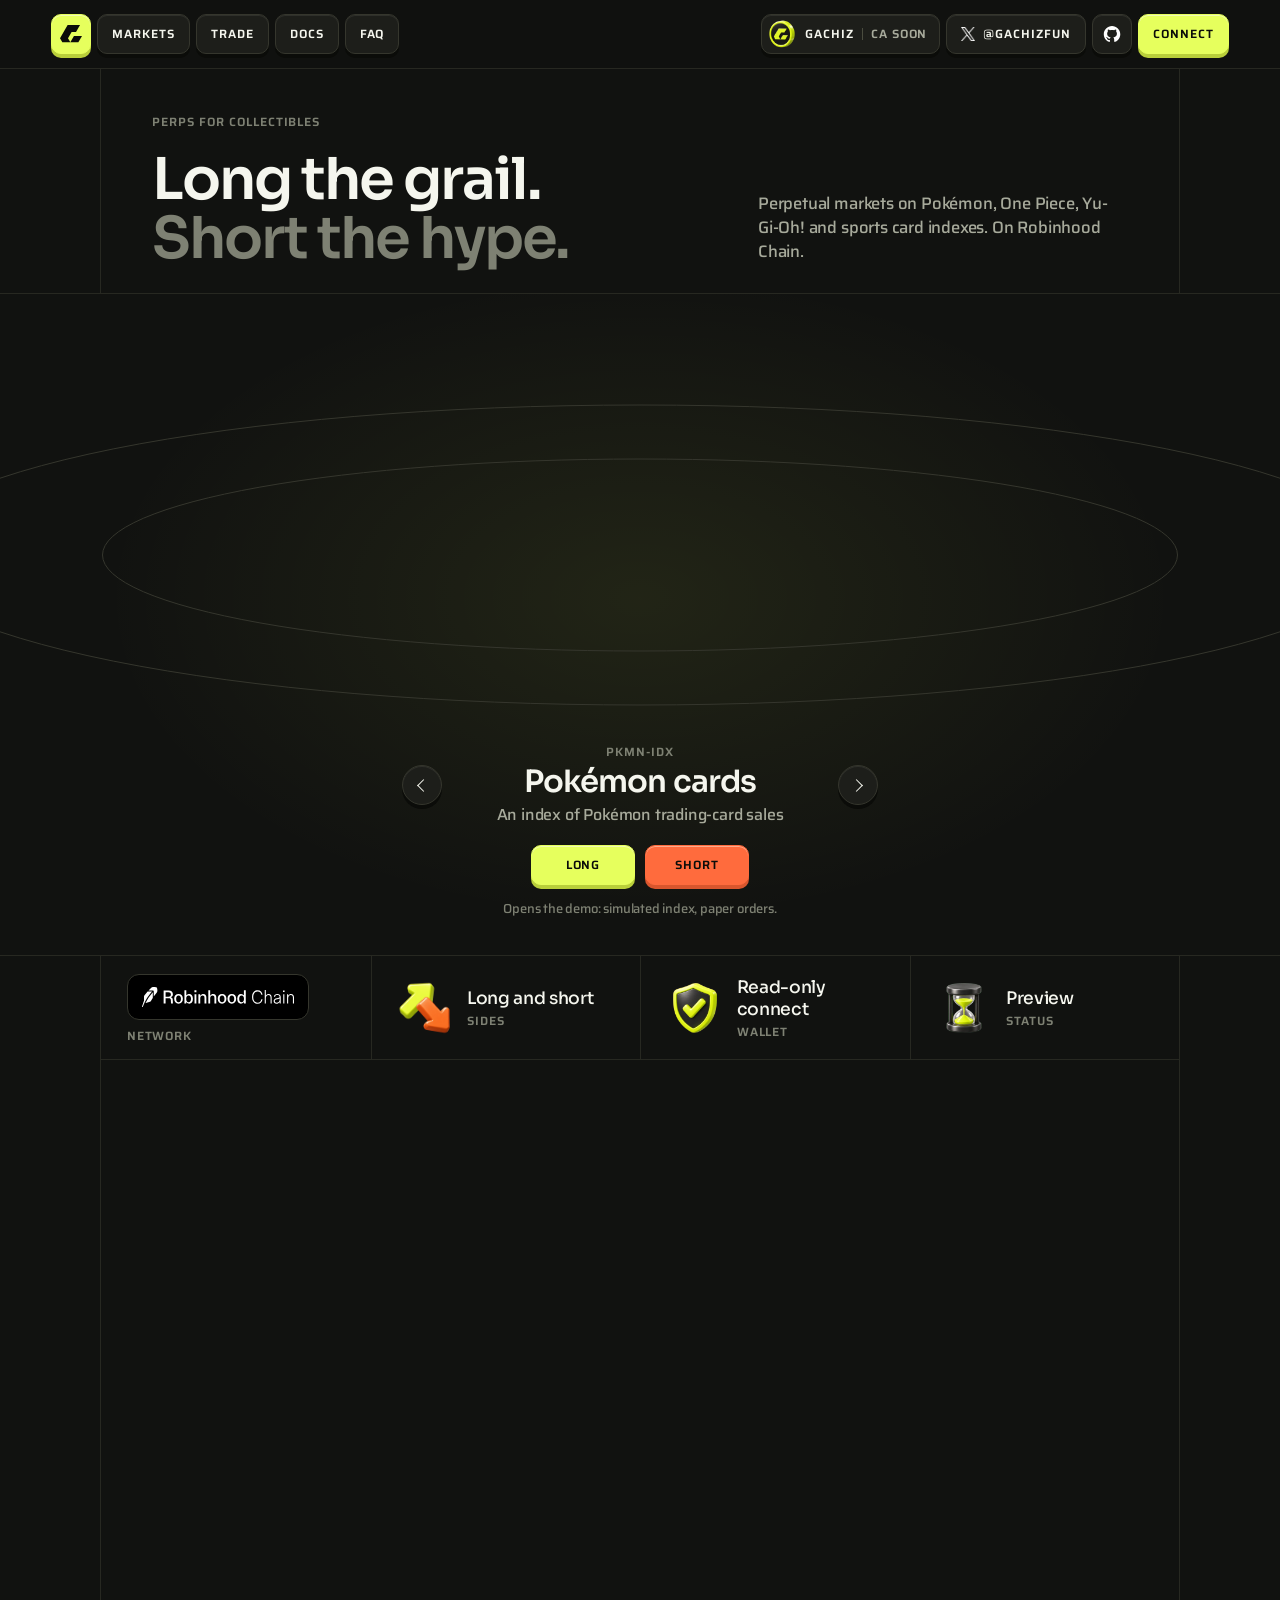
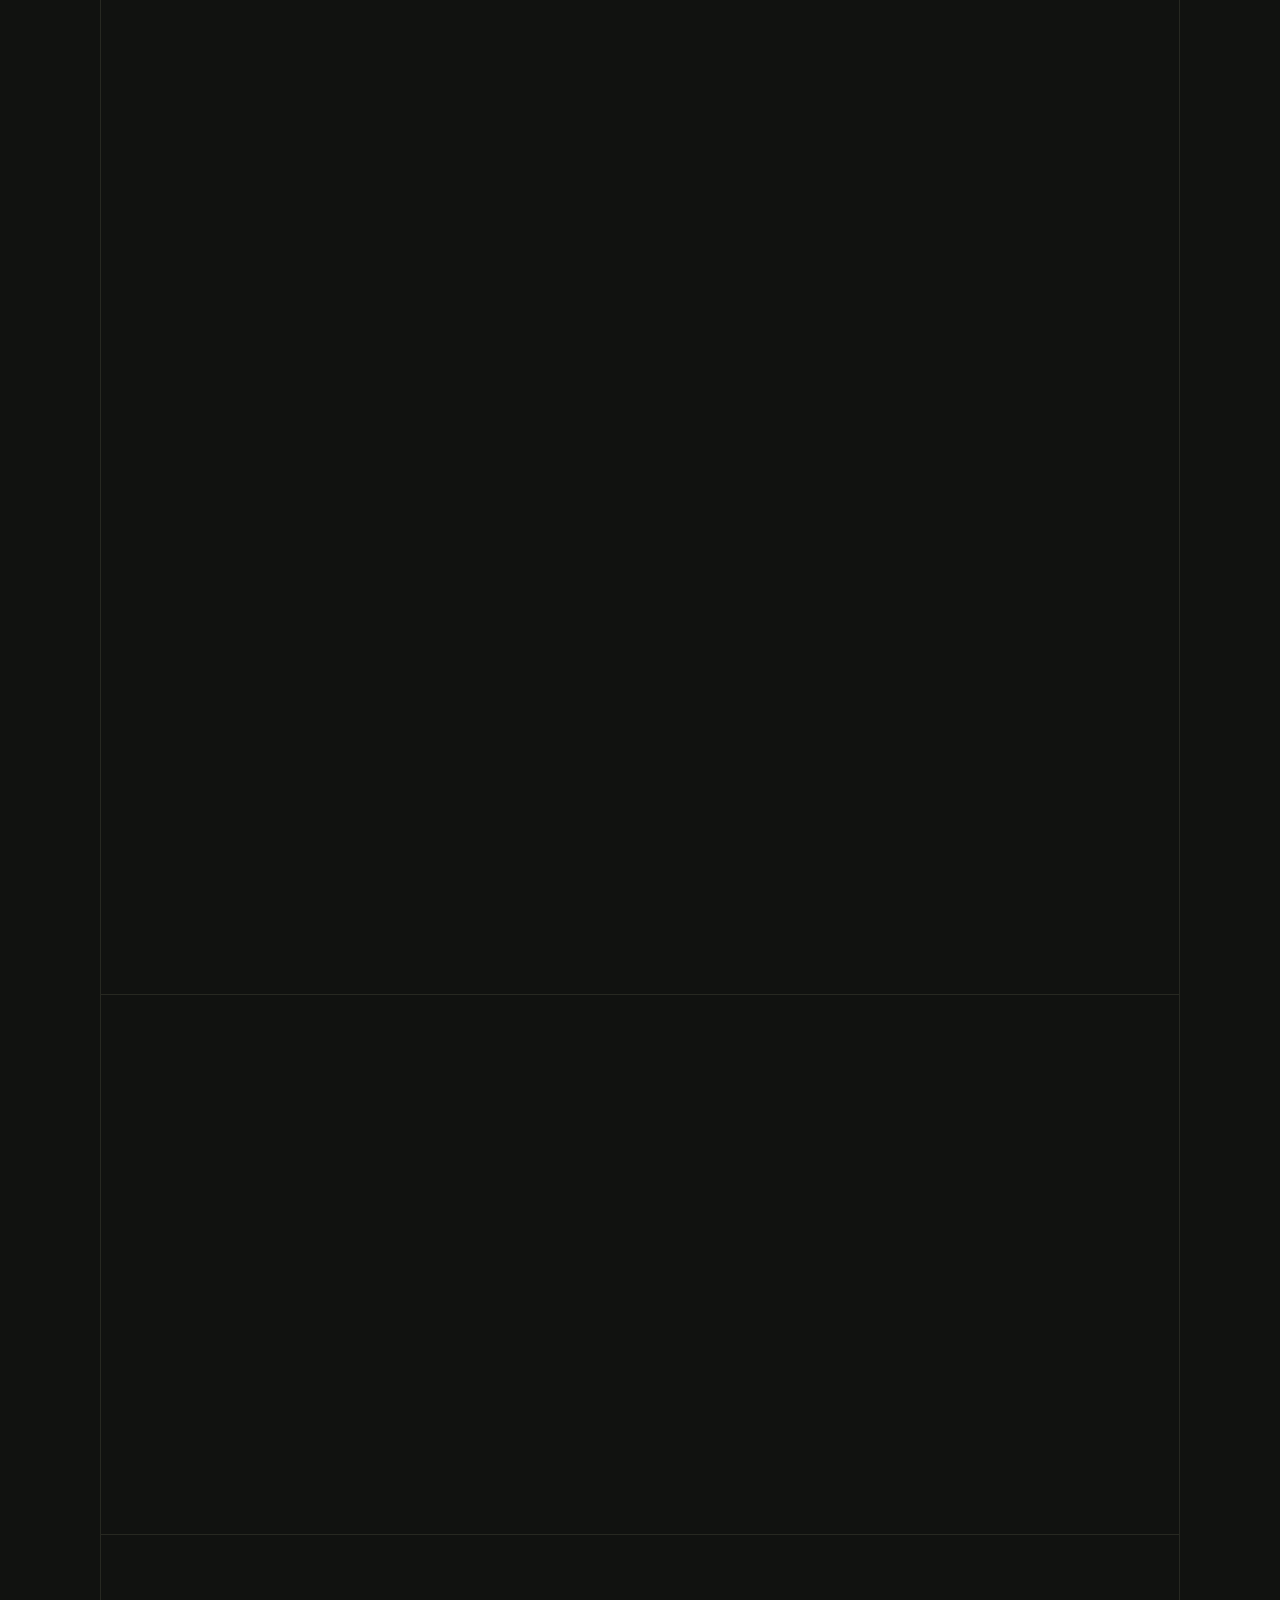
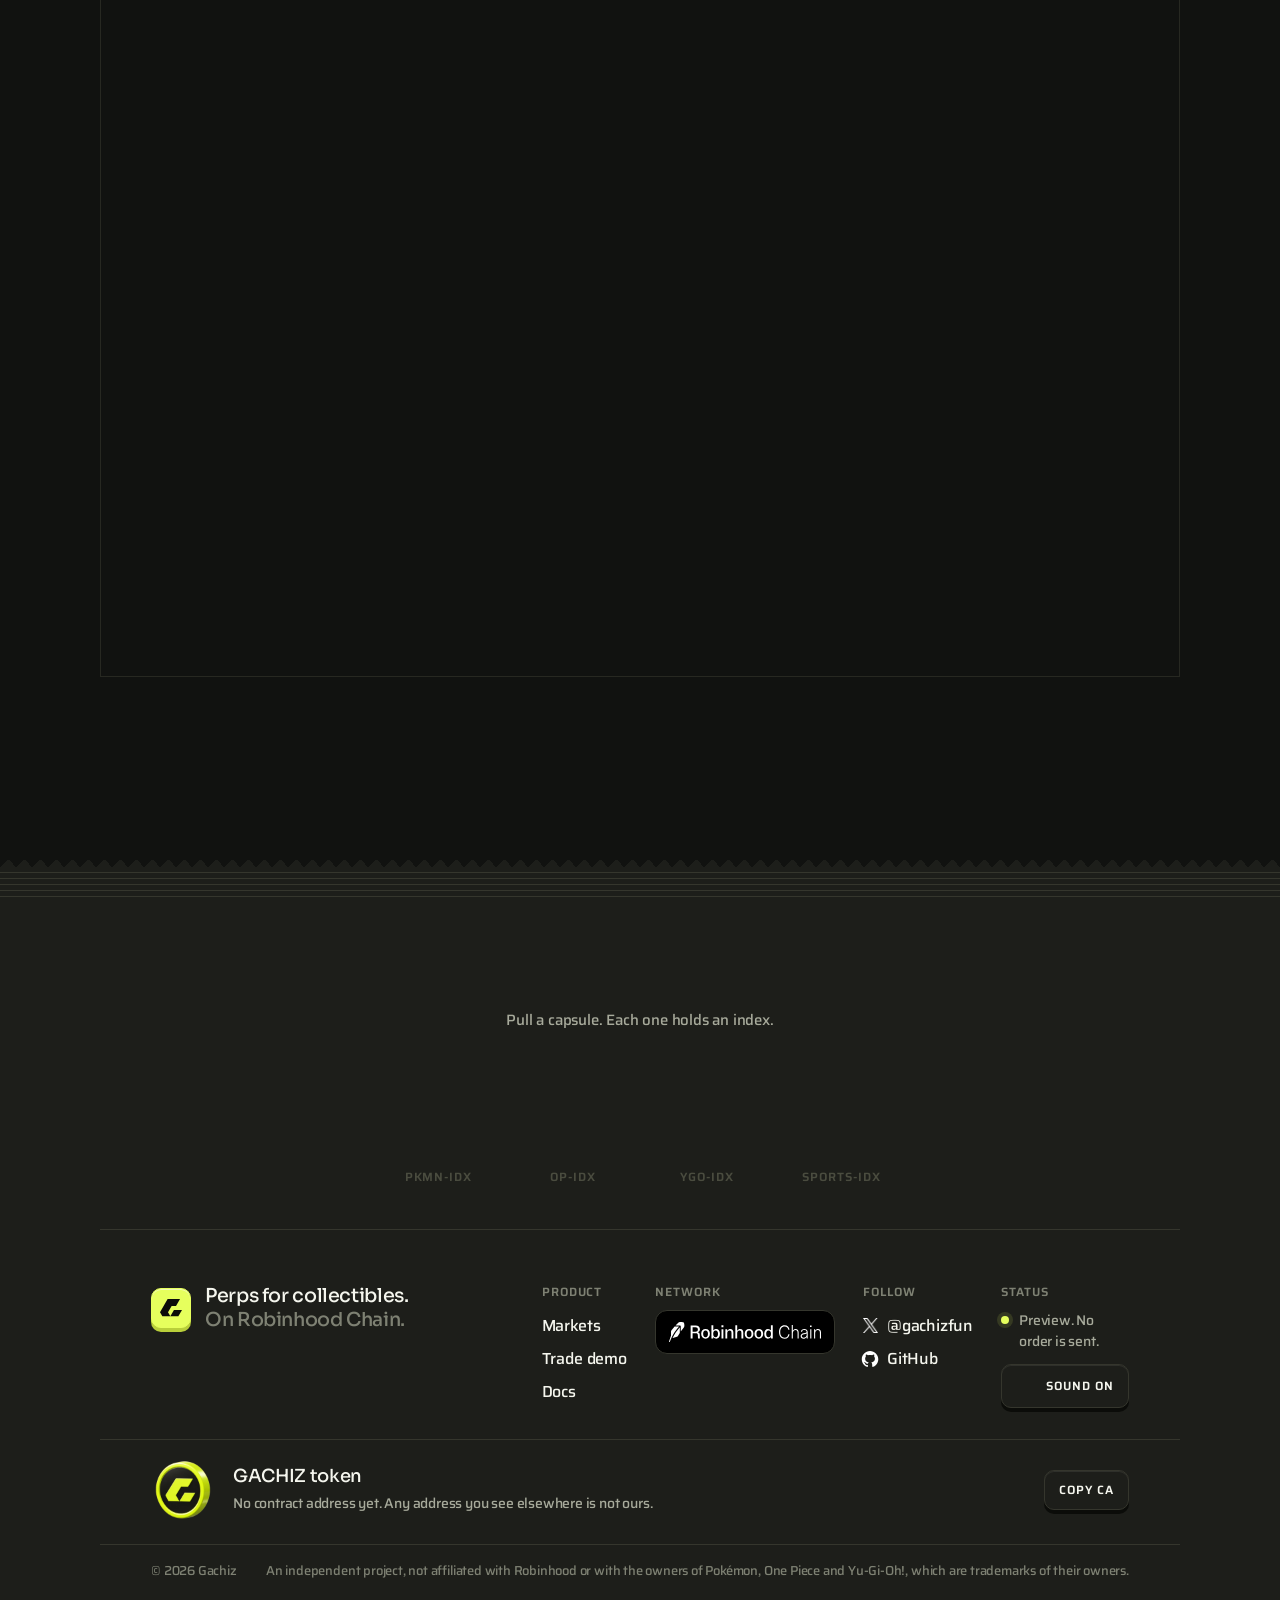
<file: site/index.html>
<!doctype html>
<html lang="en">
<head>
<meta charset="utf-8">
<meta name="viewport" content="width=device-width, initial-scale=1">
<meta http-equiv="Content-Security-Policy" content="default-src 'self'; img-src 'self' data:; style-src 'self'; script-src 'self'; base-uri 'none'; form-action 'none'">
<meta name="theme-color" content="#111210">
<meta name="description" content="Gachiz: perpetual markets on Pokémon, One Piece, Yu-Gi-Oh! and sports card indexes, on Robinhood Chain. Demo.">
<title>Gachiz: long the grail, short the hype</title>
<link rel="icon" href="favicon.svg" type="image/svg+xml">
<link rel="preload" href="fonts/sora-latin-var.woff2" as="font" type="font/woff2" crossorigin>
<link rel="preload" href="fonts/saira-latin-var.woff2" as="font" type="font/woff2" crossorigin>
<link rel="stylesheet" href="styles.css">
</head>
<body>

<svg class="gz-defs" width="0" height="0" aria-hidden="true">
  <filter id="gz-soude" color-interpolation-filters="sRGB">
    <feComponentTransfer><feFuncA type="linear" slope="3" intercept="-1"/></feComponentTransfer>
  </filter>
</svg>

<div class="gz-load" id="chargement" role="status" aria-label="Loading">
  <div class="gz-mark" aria-hidden="true">
    <div class="gz-flou">
      <i class="v1 t6"></i><i class="v1 t5"></i><i class="v1 t4"></i><i class="v1 t3"></i><i class="v1 t2"></i><i class="v1 t1"></i>
      <i class="v2 t6"></i><i class="v2 t5"></i><i class="v2 t4"></i><i class="v2 t3"></i><i class="v2 t2"></i><i class="v2 t1"></i>
      <i class="v3 t6"></i><i class="v3 t5"></i><i class="v3 t4"></i><i class="v3 t3"></i><i class="v3 t2"></i><i class="v3 t1"></i>
      <i class="v4 t6"></i><i class="v4 t5"></i><i class="v4 t4"></i><i class="v4 t3"></i><i class="v4 t2"></i><i class="v4 t1"></i>
      <i class="v5 t6"></i><i class="v5 t5"></i><i class="v5 t4"></i><i class="v5 t3"></i><i class="v5 t2"></i><i class="v5 t1"></i>
    </div>
    <div class="gz-net">
      <i class="b1"></i><i class="v1"></i>
      <i class="b2"></i><i class="v2"></i>
      <i class="b3"></i><i class="v3"></i>
      <i class="b4"></i><i class="v4"></i>
      <i class="b5"></i><i class="v5"></i>
    </div>
  </div>
</div>

<header class="barre">
  <div class="barre-gauche">
    <a class="puce puce-logo" href="./" aria-label="Gachiz, home">
      <svg viewBox="0 0 136.6 107" aria-hidden="true">
        <polygon points="47.34,0 124.34,0 99.51,43 72.17,43 49.65,82 64.08,107 14.43,107 0,82"/>
        <polygon points="86.6,68 136.6,68 114.08,107 64.08,107"/>
      </svg>
    </a>
    <nav class="liens" aria-label="Main">
      <a class="puce" href="markets/">Markets</a>
      <a class="puce" href="trade/">Trade</a>
      <a class="puce" href="docs/">Docs</a>
      <a class="puce" href="#faq">FAQ</a>
    </nav>
  </div>
  <div class="barre-droite">
    <button class="puce puce-jeton" type="button" data-jeton aria-label="GACHIZ token: copy the contract address"><img src="icons/marge.webp" alt="" width="30" height="30"><span class="jeton-nom">GACHIZ</span><span class="jeton-ca" data-jeton-ca>CA soon</span></button>
    <a class="puce puce-x" href="https://x.com/gachizfun" rel="noopener" aria-label="Gachiz on X: @gachizfun"><img class="logo-x" src="logos/x.png" alt="" width="14" height="14"><span>@gachizfun</span></a>
    <a class="puce puce-gh" href="https://github.com/averageballer4939/gachiz-fun" rel="noopener" aria-label="Gachiz on GitHub: the source of this site"><img class="logo-gh" src="logos/github.svg" alt="" width="22" height="22"></a>
    <div class="wallet">
      <button class="puce puce-zest" id="wallet-bouton" type="button" aria-haspopup="dialog" aria-expanded="false">Connect</button>
      <div class="wallet-menu" id="wallet-menu" hidden></div>
    </div>
  </div>
</header>

<section class="tete">
  <div class="tete-titre">
    <p class="libelle">Perps for collectibles</p>
    <h1>Long the grail.<br><span class="gris">Short the hype.</span></h1>
  </div>
  <div class="tete-droite">
    <p class="promesse">Perpetual markets on Pokémon, One Piece, Yu-Gi-Oh! and sports card indexes. On Robinhood Chain.</p>
  </div>
</section>

<section class="scene" aria-label="The markets, as packs">
  <svg class="orbites" viewBox="0 0 1200 360" preserveAspectRatio="none" aria-hidden="true">
    <ellipse cx="600" cy="180" rx="596" ry="150"/><ellipse cx="600" cy="180" rx="430" ry="96"/>
  </svg>
  <div class="ronde attend" id="ronde" role="group" aria-label="Four index packs turning in a ring. Drag to spin.">
    <div class="pack" data-code="PKMN-IDX" data-nom="Pokémon cards" data-ligne="An index of Pokémon trading-card sales"><img src="packs/pokemon.webp" alt="Gachiz pack for the Pokémon card index" width="560" height="1040" decoding="async"><span class="dos"></span><span class="reflet"></span></div>
    <div class="pack" data-code="OP-IDX" data-nom="One Piece cards" data-ligne="An index of One Piece trading-card sales"><img src="packs/onepiece.webp" alt="Gachiz pack for the One Piece card index" width="560" height="1040" decoding="async"><span class="dos"></span><span class="reflet"></span></div>
    <div class="pack" data-code="YGO-IDX" data-nom="Yu-Gi-Oh! cards" data-ligne="An index of Yu-Gi-Oh! trading-card sales"><img src="packs/yugioh.webp" alt="Gachiz pack for the Yu-Gi-Oh! card index" width="560" height="1040" decoding="async"><span class="dos"></span><span class="reflet"></span></div>
    <div class="pack" data-code="SPORTS-IDX" data-nom="Sports cards" data-ligne="An index of sports trading-card sales"><img src="packs/sports.webp" alt="Gachiz pack for the sports card index" width="560" height="1040" decoding="async"><span class="dos"></span><span class="reflet"></span></div>
    <div class="pack" aria-hidden="true" data-code="PKMN-IDX" data-nom="Pokémon cards" data-ligne="An index of Pokémon trading-card sales"><img src="packs/pokemon.webp" alt="" width="560" height="1040" decoding="async"><span class="dos"></span><span class="reflet"></span></div>
    <div class="pack" aria-hidden="true" data-code="OP-IDX" data-nom="One Piece cards" data-ligne="An index of One Piece trading-card sales"><img src="packs/onepiece.webp" alt="" width="560" height="1040" decoding="async"><span class="dos"></span><span class="reflet"></span></div>
    <div class="pack" aria-hidden="true" data-code="YGO-IDX" data-nom="Yu-Gi-Oh! cards" data-ligne="An index of Yu-Gi-Oh! trading-card sales"><img src="packs/yugioh.webp" alt="" width="560" height="1040" decoding="async"><span class="dos"></span><span class="reflet"></span></div>
    <div class="pack" aria-hidden="true" data-code="SPORTS-IDX" data-nom="Sports cards" data-ligne="An index of sports trading-card sales"><img src="packs/sports.webp" alt="" width="560" height="1040" decoding="async"><span class="dos"></span><span class="reflet"></span></div>
  </div>
  <div class="cartel" id="cartel">
    <button class="puce puce-ronde" id="ronde-avant" type="button" aria-label="Previous pack"><span class="chevron" aria-hidden="true"></span></button>
    <div class="cartel-texte" aria-live="polite">
      <p class="libelle" id="cartel-code">PKMN-IDX</p>
      <p class="cartel-nom" id="cartel-nom">Pokémon cards</p>
      <p class="cartel-ligne" id="cartel-ligne">An index of Pokémon trading-card sales</p>
    </div>
    <button class="puce puce-ronde" id="ronde-apres" type="button" aria-label="Next pack"><span class="chevron" aria-hidden="true"></span></button>
  </div>
  <div class="cartel-gestes">
    <a class="puce puce-zest ordre" data-sens="long" href="trade/?market=PKMN-IDX&amp;side=long">Long</a>
    <a class="puce puce-baisse ordre" data-sens="short" href="trade/?market=PKMN-IDX&amp;side=short">Short</a>
    <p class="etat">Opens the demo: simulated index, paper orders.</p>
  </div>
</section>

<main class="cadre">
  <section class="faits" aria-label="Facts">
    <div class="fait-chaine"><span class="logo-chaine"><img src="logos/robinhood-chain.svg" alt="Robinhood Chain" width="152" height="20"></span><p class="libelle">Network</p></div>
    <div><span class="duo"><img src="icons/long.webp" alt="" width="44" height="44" loading="lazy"><img src="icons/short.webp" alt="" width="44" height="44" loading="lazy"></span><p class="fait">Long and short</p><p class="libelle">Sides</p></div>
    <div><img src="icons/bouclier.webp" alt="" width="56" height="56" loading="lazy"><p class="fait">Read-only connect</p><p class="libelle">Wallet</p></div>
    <div><img src="icons/sablier.webp" alt="" width="56" height="56" loading="lazy"><p class="fait">Preview</p><p class="libelle">Status</p></div>
  </section>

  <section class="bloc" id="markets">
    <p class="libelle apparait">Trade the collection</p>
    <h2 class="apparait">Pokémon, One Piece, Yu-Gi-Oh! and sports cards, <span class="gris">as perpetual markets.</span></h2>

    <ul class="lignes apparait">
      <li class="ligne"><span class="medaillon"><img src="packs/mini/pokemon.webp" alt="" width="64" height="64" loading="lazy"></span><span class="nom">Pokémon cards</span><span class="code">PKMN-IDX</span><span class="precision">An index of Pokémon trading-card sales</span><span class="statut">Preview</span></li>
      <li class="ligne"><span class="medaillon"><img src="packs/mini/onepiece.webp" alt="" width="64" height="64" loading="lazy"></span><span class="nom">One Piece cards</span><span class="code">OP-IDX</span><span class="precision">An index of One Piece trading-card sales</span><span class="statut">Preview</span></li>
      <li class="ligne"><span class="medaillon"><img src="packs/mini/yugioh.webp" alt="" width="64" height="64" loading="lazy"></span><span class="nom">Yu-Gi-Oh! cards</span><span class="code">YGO-IDX</span><span class="precision">An index of Yu-Gi-Oh! trading-card sales</span><span class="statut">Preview</span></li>
      <li class="ligne"><span class="medaillon"><img src="packs/mini/sports.webp" alt="" width="64" height="64" loading="lazy"></span><span class="nom">Sports cards</span><span class="code">SPORTS-IDX</span><span class="precision">An index of sports trading-card sales</span><span class="statut">Preview</span></li>
    </ul>

    <div class="vitrine apparait" id="vitrine">
      <div class="vitrine-scene">
        <a class="ecran ecran-ordi" href="trade/" aria-label="Open the trading demo">
          <img src="apercus/app-ordi.webp" alt="The Gachiz trading screen: four index markets, a candle chart, the order ticket and an open long position. Demo data." width="1440" height="900" loading="lazy">
        </a>
        <div class="ecran ecran-tel" aria-hidden="true"><img src="apercus/app-tel.webp" alt="" width="390" height="844" loading="lazy"></div>
      </div>
      <div class="vitrine-pied">
        <p class="libelle">The trading screen, running on demo data</p>
        <a class="puce puce-zest" href="trade/">Open the demo</a>
      </div>
    </div>
  </section>

  <section class="bloc" id="how">
    <p class="libelle apparait">From wallet to position</p>
    <h2 class="apparait">Four steps, <span class="gris">one position.</span></h2>
    <ol class="etapes">
      <li class="etape apparait">
        <svg class="schema" width="220" height="120" viewBox="0 0 220 120" aria-hidden="true">
          <path class="trait" d="M30 60H112"/><circle class="orbite" cx="158" cy="60" r="46"/>
          <g class="noeud"><circle cx="30" cy="60" r="5"/><circle class="point" cx="30" cy="60" r="1.6"/></g>
          <g class="noeud actif"><circle cx="112" cy="60" r="5"/><circle class="point" cx="112" cy="60" r="1.6"/></g>
          <g class="noeud"><circle cx="181" cy="20.2" r="5"/><circle class="point" cx="181" cy="20.2" r="1.6"/></g>
        </svg>
        <p class="numero"><img src="icons/wallet.webp" alt="" width="64" height="64" loading="lazy">01</p><p class="etape-texte">Connect a wallet on Robinhood Chain.</p>
      </li>
      <li class="etape apparait">
        <svg class="schema" width="220" height="120" viewBox="0 0 220 120" aria-hidden="true">
          <path class="trait" d="M36 18L72.4 81M84 18L96.1 39M132 18L119.9 39M180 18L143.6 81"/><circle class="orbite" cx="108" cy="82" r="24"/>
          <g class="noeud"><circle cx="36" cy="18" r="5"/><circle class="point" cx="36" cy="18" r="1.6"/></g>
          <g class="noeud"><circle cx="84" cy="18" r="5"/><circle class="point" cx="84" cy="18" r="1.6"/></g>
          <g class="noeud"><circle cx="132" cy="18" r="5"/><circle class="point" cx="132" cy="18" r="1.6"/></g>
          <g class="noeud"><circle cx="180" cy="18" r="5"/><circle class="point" cx="180" cy="18" r="1.6"/></g>
          <g class="noeud actif"><circle cx="108" cy="82" r="7"/><circle class="point" cx="108" cy="82" r="2.2"/></g>
        </svg>
        <p class="numero"><img src="icons/indice.webp" alt="" width="64" height="64" loading="lazy">02</p><p class="etape-texte">Pick an index of collectibles.</p>
      </li>
      <li class="etape apparait">
        <svg class="schema" width="220" height="120" viewBox="0 0 220 120" aria-hidden="true">
          <path class="trait" d="M24 60H86"/><path class="trait allume" d="M86 60L112 15H196"/><path class="trait baisse" d="M86 60L112 105H196"/>
          <g class="noeud"><circle cx="24" cy="60" r="5"/><circle class="point" cx="24" cy="60" r="1.6"/></g>
          <g class="noeud actif"><circle cx="86" cy="60" r="5"/><circle class="point" cx="86" cy="60" r="1.6"/></g>
        </svg>
        <p class="numero"><img src="icons/levier.webp" alt="" width="64" height="64" loading="lazy">03</p><p class="etape-texte">Go long or short, with leverage.</p>
      </li>
      <li class="etape apparait">
        <svg class="schema" width="220" height="120" viewBox="0 0 220 120" aria-hidden="true">
          <path class="trait" d="M28 92L64 29.6H156L192 92"/><path class="trait pointille" d="M28 92H192"/>
          <g class="noeud actif"><circle cx="28" cy="92" r="5"/><circle class="point" cx="28" cy="92" r="1.6"/></g>
          <g class="noeud"><circle cx="64" cy="29.6" r="5"/><circle class="point" cx="64" cy="29.6" r="1.6"/></g>
          <g class="noeud"><circle cx="156" cy="29.6" r="5"/><circle class="point" cx="156" cy="29.6" r="1.6"/></g>
          <g class="noeud actif"><circle cx="192" cy="92" r="5"/><circle class="point" cx="192" cy="92" r="1.6"/></g>
        </svg>
        <p class="numero"><img src="icons/pince.webp" alt="" width="64" height="64" loading="lazy">04</p><p class="etape-texte">Close the position whenever you want.</p>
      </li>
    </ol>
  </section>

  <section class="bloc" id="faq">
    <p class="libelle apparait">FAQ</p>
    <div class="titre-icone apparait"><img src="icons/question.webp" alt="" width="72" height="72" loading="lazy"><h2>Straight answers.</h2></div>
    <div class="faq-grille">
    <div class="questions apparait">
      <details><summary>What is Gachiz?</summary><p>A market for collectibles. Instead of pulling a card and hoping, you take a long or short position on an index of Pokémon, One Piece, Yu-Gi-Oh! or sports card sales.</p></details>
      <details><summary>Is Gachiz affiliated with these card games?</summary><p>No. Gachiz is an independent project. Pokémon, One Piece and Yu-Gi-Oh! are trademarks of their owners: their names only say which cards an index follows.</p></details>
      <details><summary>Is trading live?</summary><p>No. This site is a preview. No order is sent and no funds are taken. Connecting a wallet only reads your address.</p></details>
      <details><summary>Which chain is it on?</summary><p>Robinhood Chain, an EVM network (chain id 4663).</p></details>
      <details><summary>Is there a token?</summary><p>A GACHIZ token is planned. It has no contract address yet: any address you see elsewhere is not ours. Once it exists, it is shown in the top bar and the footer, with a button to copy it.</p></details>
    </div>
    <figure class="apercu apercu-cote apparait">
      <figcaption class="libelle">What Connect reads</figcaption>
      <svg class="schema" width="280" height="190" viewBox="0 0 280 190" role="img" aria-label="Schematic: connecting a wallet reads its address only. Funds are not touched.">
        <circle class="orbite" cx="58" cy="95" r="34"/>
        <path class="trait allume" d="M92 95H150L176 50H232"/><path class="trait pointille" d="M150 95L176 140H232"/>
        <g class="noeud actif"><circle cx="58" cy="95" r="7"/><circle class="point" cx="58" cy="95" r="2.2"/></g>
        <g class="noeud actif"><circle cx="232" cy="50" r="5"/><circle class="point" cx="232" cy="50" r="1.6"/></g>
        <g class="noeud"><circle cx="232" cy="140" r="5"/><circle class="point" cx="232" cy="140" r="1.6"/></g>
        <text class="ap-texte" x="58" y="150" text-anchor="middle">Wallet</text>
        <text class="ap-texte ap-texte-zest" x="240" y="34" text-anchor="end">Address</text>
        <text class="ap-texte" x="240" y="166" text-anchor="end">Funds: untouched</text>
      </svg>
    </figure>
    </div>
    <a class="carte-doc apparait" href="docs/">
      <img src="icons/livre.webp" alt="" width="64" height="64" loading="lazy">
      <span><strong>The rest is in the docs</strong><span>Indexes, perps basics, the demo and what Connect reads.</span></span>
      <span class="chevron" aria-hidden="true"></span>
    </a>
  </section>

</main>

<footer class="pied">
  <div class="pied-soudure" aria-hidden="true"></div>
  <div class="tirage" id="tirage">
    <button class="tirage-machine" id="tirage-bouton" type="button" aria-label="Pull a capsule from the machine">
      <img src="icons/machine.webp" alt="" width="230" height="230" loading="lazy">
    </button>
    <p class="tirage-etat" id="tirage-etat" aria-live="polite">Pull a capsule. Each one holds an index.</p>
    <ol class="plateau" aria-label="Indexes pulled">
      <li class="socle" data-code="PKMN-IDX"><img src="icons/socle.webp" alt="" width="84" height="84" loading="lazy"><a class="trouve" href="trade/?market=PKMN-IDX" aria-label="Pokémon cards, open the demo" hidden><img src="packs/mini/pokemon.webp" alt="" width="72" height="72" loading="lazy"></a><span class="libelle">PKMN-IDX</span></li>
      <li class="socle" data-code="OP-IDX"><img src="icons/socle.webp" alt="" width="84" height="84" loading="lazy"><a class="trouve" href="trade/?market=OP-IDX" aria-label="One Piece cards, open the demo" hidden><img src="packs/mini/onepiece.webp" alt="" width="72" height="72" loading="lazy"></a><span class="libelle">OP-IDX</span></li>
      <li class="socle" data-code="YGO-IDX"><img src="icons/socle.webp" alt="" width="84" height="84" loading="lazy"><a class="trouve" href="trade/?market=YGO-IDX" aria-label="Yu-Gi-Oh! cards, open the demo" hidden><img src="packs/mini/yugioh.webp" alt="" width="72" height="72" loading="lazy"></a><span class="libelle">YGO-IDX</span></li>
      <li class="socle" data-code="SPORTS-IDX"><img src="icons/socle.webp" alt="" width="84" height="84" loading="lazy"><a class="trouve" href="trade/?market=SPORTS-IDX" aria-label="Sports cards, open the demo" hidden><img src="packs/mini/sports.webp" alt="" width="72" height="72" loading="lazy"></a><span class="libelle">SPORTS-IDX</span></li>
    </ol>
  </div>
  <div class="pied-corps">
    <div class="pied-marque">
      <a class="puce puce-logo" href="./" aria-label="Gachiz, back to top">
        <svg viewBox="0 0 136.6 107" aria-hidden="true">
          <polygon points="47.34,0 124.34,0 99.51,43 72.17,43 49.65,82 64.08,107 14.43,107 0,82"/>
          <polygon points="86.6,68 136.6,68 114.08,107 64.08,107"/>
        </svg>
      </a>
      <p class="pied-phrase">Perps for collectibles.<br><span class="gris">On Robinhood Chain.</span></p>
    </div>
    <nav class="pied-liens" aria-label="Footer">
      <div><p class="libelle">Product</p><a href="markets/">Markets</a><a href="trade/">Trade demo</a><a href="docs/">Docs</a></div>
      <div><p class="libelle">Network</p><span class="logo-chaine"><img src="logos/robinhood-chain.svg" alt="Robinhood Chain" width="152" height="20" loading="lazy"></span></div>
      <div><p class="libelle">Follow</p><a href="https://x.com/gachizfun" rel="noopener" aria-label="Gachiz on X: @gachizfun"><img class="logo-x" src="logos/x.png" alt="" width="15" height="15">@gachizfun</a><a href="https://github.com/averageballer4939/gachiz-fun" rel="noopener" aria-label="Gachiz on GitHub: the source of this site"><img class="logo-gh" src="logos/github.svg" alt="" width="22" height="22">GitHub</a></div>
      <div>
        <p class="libelle">Status</p>
        <p class="pied-etat"><span class="voyant"></span>Preview. No order is sent.</p>
        <button class="puce puce-son" id="son-bouton" type="button" aria-pressed="true"><img src="icons/son.webp" alt="" width="32" height="32" loading="lazy"><span>Sound on</span></button>
      </div>
    </nav>
  </div>
  <div class="pied-jeton">
    <img src="icons/marge.webp" alt="" width="64" height="64" loading="lazy">
    <div><strong>GACHIZ token</strong><p class="jeton-adresse" data-jeton-texte>No contract address yet. Any address you see elsewhere is not ours.</p></div>
    <button class="puce" type="button" data-jeton>Copy CA</button>
  </div>
  <div class="pied-bas">
    <p>© 2026 Gachiz</p>
    <p>An independent project, not affiliated with Robinhood or with the owners of Pokémon, One Piece and Yu-Gi-Oh!, which are trademarks of their owners.</p>
  </div>
</footer>

<script src="commun.js" defer></script>
<script src="app.js" defer></script>
</body>
</html>
</file>
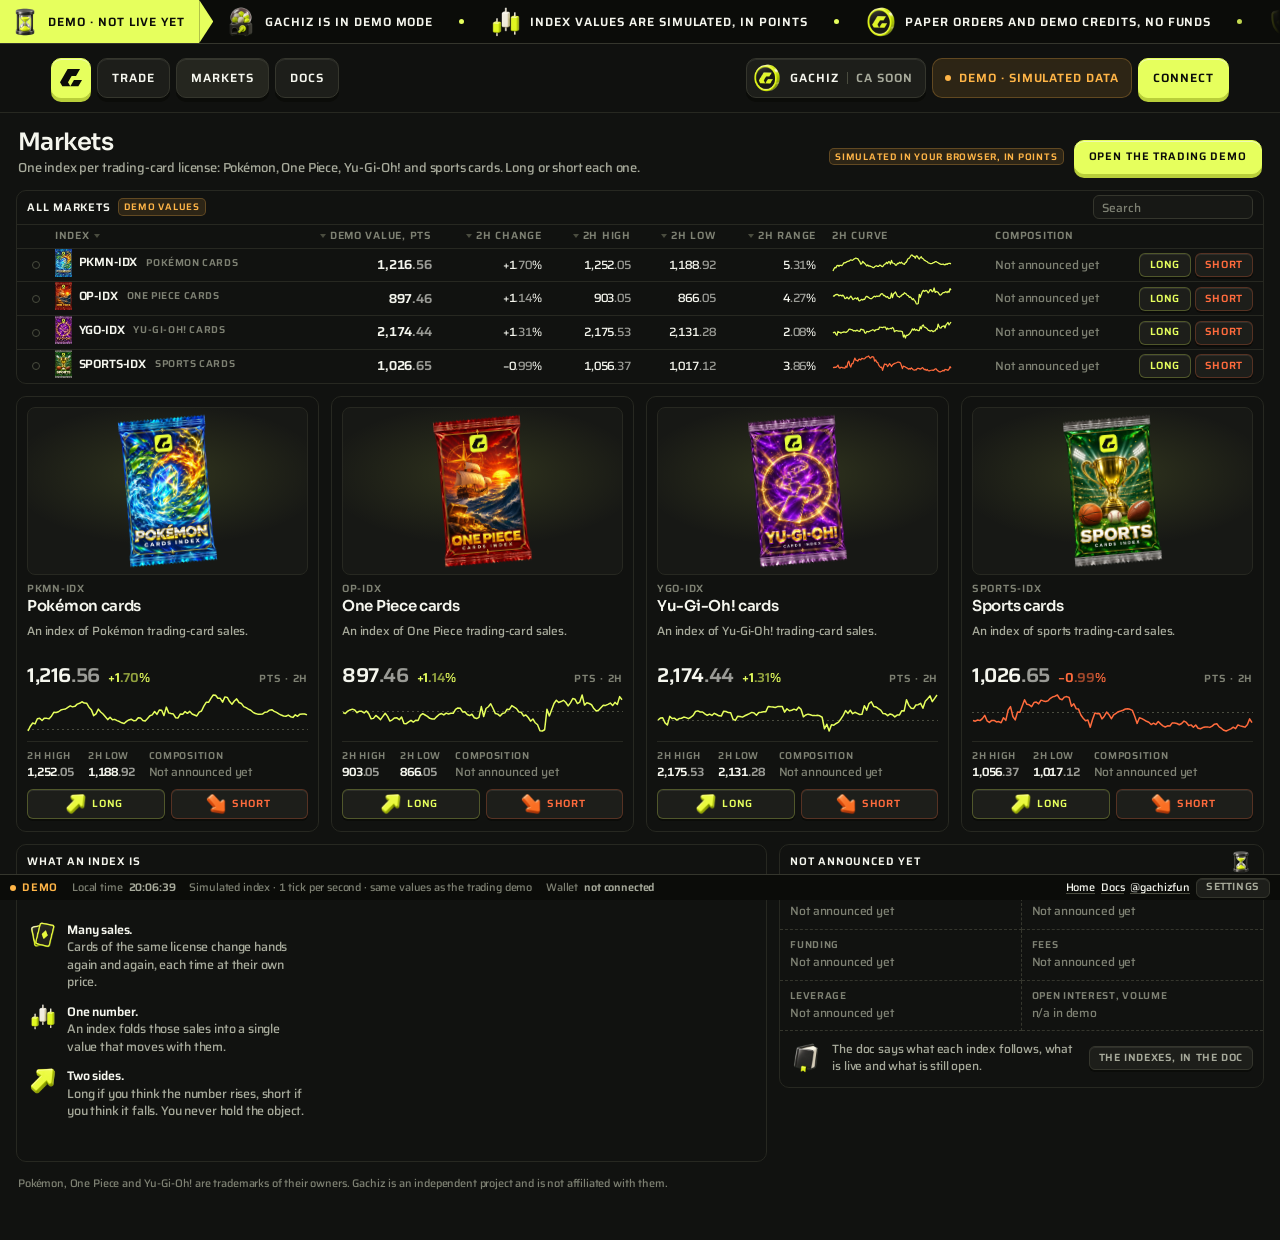
<file: site/markets/index.html>
<!doctype html>
<html lang="en">
<head>
<meta charset="utf-8">
<meta name="viewport" content="width=device-width, initial-scale=1">
<meta http-equiv="Content-Security-Policy" content="default-src 'self'; img-src 'self' data:; style-src 'self'; script-src 'self'; base-uri 'none'; form-action 'none'">
<meta name="theme-color" content="#111210">
<meta name="description" content="Gachiz markets: four trading-card indexes, Pokémon, One Piece, Yu-Gi-Oh! and sports cards. Demo values, simulated in your browser.">
<title>Gachiz: markets (demo)</title>
<link rel="icon" href="../favicon.svg" type="image/svg+xml">
<link rel="preload" href="../fonts/sora-latin-var.woff2" as="font" type="font/woff2" crossorigin>
<link rel="preload" href="../fonts/saira-latin-var.woff2" as="font" type="font/woff2" crossorigin>
<link rel="stylesheet" href="../styles.css">
<link rel="stylesheet" href="../trade/terminal.css">
<link rel="stylesheet" href="markets.css">
</head>
<body class="page-marches dense">

<aside class="bandeau" aria-label="Demo notice">
  <p class="bandeau-titre"><img src="../icons/sablier.webp" alt="" width="30" height="30">Demo · not live yet</p>
  <div class="bandeau-fil">
    <ul class="bandeau-piste">
      <li><img src="../icons/machine.webp" alt="" width="32" height="32">Gachiz is in demo mode</li>
      <li><img src="../icons/indice.webp" alt="" width="32" height="32">Index values are simulated, in points</li>
      <li><img src="../icons/marge.webp" alt="" width="32" height="32">Paper orders and demo credits, no funds</li>
      <li><img src="../icons/bouclier.webp" alt="" width="32" height="32">Nothing is sent on-chain</li>
      <li><img src="../icons/cloche.webp" alt="" width="32" height="32">Launch news on X: @gachizfun</li>
      <li aria-hidden="true"><img src="../icons/machine.webp" alt="" width="32" height="32">Gachiz is in demo mode</li>
      <li aria-hidden="true"><img src="../icons/indice.webp" alt="" width="32" height="32">Index values are simulated, in points</li>
      <li aria-hidden="true"><img src="../icons/marge.webp" alt="" width="32" height="32">Paper orders and demo credits, no funds</li>
      <li aria-hidden="true"><img src="../icons/bouclier.webp" alt="" width="32" height="32">Nothing is sent on-chain</li>
      <li aria-hidden="true"><img src="../icons/cloche.webp" alt="" width="32" height="32">Launch news on X: @gachizfun</li>
    </ul>
  </div>
</aside>


<header class="barre">
  <div class="barre-gauche">
    <a class="puce puce-logo" href="../" aria-label="Gachiz, home">
      <svg viewBox="0 0 136.6 107" aria-hidden="true">
        <polygon points="47.34,0 124.34,0 99.51,43 72.17,43 49.65,82 64.08,107 14.43,107 0,82"/>
        <polygon points="86.6,68 136.6,68 114.08,107 64.08,107"/>
      </svg>
    </a>
    <nav class="liens" aria-label="Main">
      <a class="puce" href="../trade/">Trade</a>
      <a class="puce est-ici" href="./" aria-current="page">Markets</a>
      <a class="puce" href="../docs/">Docs</a>
    </nav>
  </div>
  <div class="barre-droite">
    <button class="puce puce-jeton" type="button" data-jeton aria-label="GACHIZ token: copy the contract address"><img src="../icons/marge.webp" alt="" width="30" height="30"><span class="jeton-nom">GACHIZ</span><span class="jeton-ca" data-jeton-ca>CA soon</span></button>
    <p class="temoin"><span class="temoin-point" aria-hidden="true"></span>Demo · simulated data</p>
    <div class="wallet">
      <button class="puce puce-zest" id="wallet-bouton" type="button" aria-haspopup="true" aria-expanded="false">Connect</button>
      <div class="wallet-menu" id="wallet-menu" hidden></div>
    </div>
  </div>
</header>

<main class="marches-page">

  <header class="titre-rang apparait">
    <div>
      <h1>Markets</h1>
      <p class="sous-titre">One index per trading-card license: Pokémon, One Piece, Yu-Gi-Oh! and sports cards. Long or short each one.</p>
    </div>
    <div class="titre-gestes">
      <span class="simule">Simulated in your browser, in points</span>
      <a class="puce puce-zest" href="../trade/">Open the trading demo</a>
    </div>
  </header>

  <section class="cadre-t apparait" aria-label="All markets">
    <header class="pan-tete">
      <h2 class="pan-titre">All markets</h2>
      <span class="simule">Demo values</span>
      <label class="recherche"><span class="cache">Search an index</span><input id="cherche" type="search" placeholder="Search" autocomplete="off" spellcheck="false"></label>
    </header>
    <div class="defile">
      <table class="grille tableau">
        <thead id="tableau-tete"><tr><th class="col-ep"><span class="cache">Pinned</span></th><th data-tri="code" data-sens="haut">Index</th><th class="num" data-tri="prix">Demo value, pts</th><th class="num" data-tri="variation">2h change</th><th class="num" data-tri="haut">2h high</th><th class="num" data-tri="bas">2h low</th><th class="num" data-tri="ampleur">2h range</th><th class="num">Last tick</th><th>2h curve</th><th>Composition</th><th>Funding</th><th><span class="cache">Trade</span></th></tr></thead>
        <tbody id="tableau-corps"></tbody>
      </table>
      <p class="liste-vide" id="tableau-vide" hidden>No index matches this search.</p>
    </div>
  </section>

  <section class="familles" id="familles" aria-label="The four indexes"></section>
  <noscript><p class="note">The demo values on this page are simulated in the browser and need JavaScript.</p></noscript>

  <div class="deux-colonnes">
    <section class="cadre-t explication apparait" id="index" aria-label="What an index is">
      <header class="pan-tete"><h2 class="pan-titre">What an index is</h2></header>
      <div class="explication-grille">
        <ol class="points">
          <li><img src="../icons/cartes.webp" alt="" width="384" height="384" decoding="async"><p><b>Many sales.</b>Cards of the same license change hands again and again, each time at their own price.</p></li>
          <li><img src="../icons/indice.webp" alt="" width="384" height="384" decoding="async"><p><b>One number.</b>An index folds those sales into a single value that moves with them.</p></li>
          <li><img src="../icons/long.webp" alt="" width="384" height="384" decoding="async"><p><b>Two sides.</b>Long if you think the number rises, short if you think it falls. You never hold the object.</p></li>
        </ol>
        <figure class="dessin apparait" id="dessin">
          <svg viewBox="0 0 520 240" width="520" height="240" role="img" aria-label="Schematic: several sales feed one index; the index moves; from it, a long or a short is possible.">
            <defs>
              <linearGradient id="fondu-indice" gradientUnits="userSpaceOnUse" x1="232" y1="0" x2="404" y2="0">
                <stop offset="0" class="arret-zest" stop-opacity="0"/>
                <stop offset="1" class="arret-zest" stop-opacity="1"/>
              </linearGradient>
            </defs>
            <path class="trait plein t1" pathLength="1" d="M46 30 H128 V120 H208"/>
            <path class="trait plein t2" pathLength="1" d="M46 75 H128"/>
            <path class="trait plein t3" pathLength="1" d="M46 120 H128"/>
            <path class="trait plein t4" pathLength="1" d="M46 165 H128"/>
            <path class="trait plein t5" pathLength="1" d="M46 210 H128 V120"/>
            <path class="trait bouge t6" pathLength="1" stroke="url(#fondu-indice)" d="M232 120 L256 107 L276 125 L300 93 L324 111 L350 83 L378 101 L404 87"/>
            <path class="trait possible long" d="M404 87 L470 43"/>
            <path class="trait possible short" d="M404 87 L470 161"/>
            <g class="noeud"><circle cx="40" cy="30" r="6"/><circle class="point" cx="40" cy="30" r="2"/></g>
            <g class="noeud"><circle cx="40" cy="75" r="6"/><circle class="point" cx="40" cy="75" r="2"/></g>
            <g class="noeud"><circle cx="40" cy="120" r="6"/><circle class="point" cx="40" cy="120" r="2"/></g>
            <g class="noeud"><circle cx="40" cy="165" r="6"/><circle class="point" cx="40" cy="165" r="2"/></g>
            <g class="noeud"><circle cx="40" cy="210" r="6"/><circle class="point" cx="40" cy="210" r="2"/></g>
            <g class="noeud grand-noeud"><circle cx="220" cy="120" r="12"/><circle class="point" cx="220" cy="120" r="4"/></g>
            <g class="noeud noeud-long"><circle cx="476" cy="39" r="7"/><circle class="point" cx="476" cy="39" r="2.5"/></g>
            <g class="noeud noeud-short"><circle cx="476" cy="165" r="7"/><circle class="point" cx="476" cy="165" r="2.5"/></g>
            <text class="mot" x="56" y="16">Sales</text>
            <text class="mot" x="220" y="153" text-anchor="middle">Index</text>
            <text class="mot mot-long" x="476" y="22" text-anchor="middle">Long</text>
            <text class="mot mot-short" x="476" y="191" text-anchor="middle">Short</text>
          </svg>
          <figcaption class="cles">
            <span><i class="cle cle-plein"></i>Solid: what happened</span>
            <span><i class="cle cle-bouge"></i>Fading: what moves</span>
            <span><i class="cle cle-possible"></i>Dashed: what you may do</span>
          </figcaption>
        </figure>
      </div>
    </section>

    <section class="cadre-t apparait" aria-label="What is not announced yet">
      <header class="pan-tete"><h2 class="pan-titre">Not announced yet</h2><img class="pan-icone" src="../icons/sablier.webp" alt="" width="384" height="384" decoding="async"></header>
      <dl class="non-annonce">
        <div><dt>Composition of each index</dt><dd>Not announced yet</dd></div>
        <div><dt>Price source</dt><dd>Not announced yet</dd></div>
        <div><dt>Funding</dt><dd>Not announced yet</dd></div>
        <div><dt>Fees</dt><dd>Not announced yet</dd></div>
        <div><dt>Leverage</dt><dd>Not announced yet</dd></div>
        <div><dt>Open interest, volume</dt><dd>n/a in demo</dd></div>
      </dl>
      <div class="suite-doc">
        <img src="../icons/livre.webp" alt="" width="384" height="384" decoding="async">
        <p>The doc says what each index follows, what is live and what is still open.</p>
        <a class="petit" href="../docs/#index-families">The indexes, in the doc</a>
      </div>
    </section>
  </div>

  <p class="mentions">Pokémon, One Piece and Yu-Gi-Oh! are trademarks of their owners. Gachiz is an independent project and is not affiliated with them.</p>

</main>

<footer class="etat-barre" aria-label="Status">
  <span class="etat-demo"><span class="etat-point" aria-hidden="true"></span>Demo</span>
  <span>Local time <b id="etat-heure"></b></span>
  <span class="etat-sim">Simulated index · 1 tick per second · same values as the trading demo</span>
  <span>Wallet <b id="etat-wallet">not connected</b></span>
  <span class="etat-fin">
    <a class="lien" href="../">Home</a><a class="lien" href="../docs/">Docs</a><a class="lien" href="https://x.com/gachizfun" rel="noopener">@gachizfun</a>
    <button class="petit" id="reglages-bouton" type="button" aria-haspopup="true" aria-expanded="false">Settings</button>
  </span>
</footer>
<div class="reglages" id="reglages" role="dialog" aria-label="Demo settings" hidden>
  <p class="etiq">Demo settings</p>
  <div class="reglages-rang"><span>Animations</span><button class="bascule" type="button" data-reglage="animations" aria-pressed="true" aria-label="Animations"></button></div>
  <div class="reglages-rang"><span>Density</span><span class="deux-touches"><button class="petit" type="button" data-densite="compact">Compact</button><button class="petit" type="button" data-densite="aere">Roomy</button></span></div>
  <p class="note">The demo account is reset from the trading screen.</p>
</div>

<script src="../commun.js" defer></script>
<script src="../trade/indice.js" defer></script>
<script src="../trade/chiffres.js" defer></script>
<script src="../trade/terminal.js" defer></script>
<script src="markets.js" defer></script>
</body>
</html>
</file>
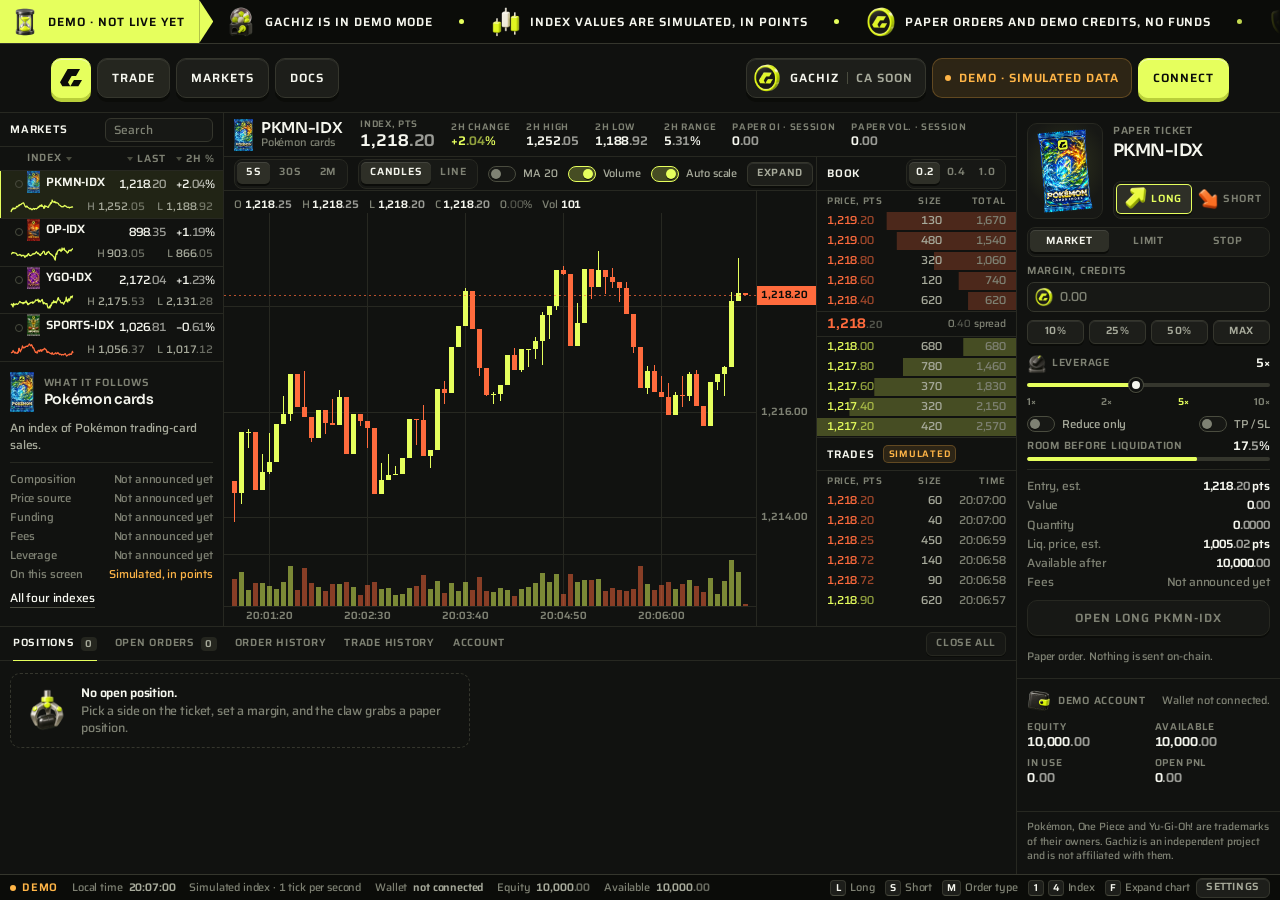
<file: site/trade/index.html>
<!doctype html>
<html lang="en">
<head>
<meta charset="utf-8">
<meta name="viewport" content="width=device-width, initial-scale=1">
<meta http-equiv="Content-Security-Policy" content="default-src 'self'; img-src 'self' data:; style-src 'self'; script-src 'self'; base-uri 'none'; form-action 'none'">
<meta name="theme-color" content="#111210">
<meta name="description" content="Gachiz trading screen, in demo: paper positions on simulated Pokémon, One Piece, Yu-Gi-Oh! and sports card indexes. No order is sent on-chain.">
<title>Gachiz: trade (demo)</title>
<link rel="icon" href="../favicon.svg" type="image/svg+xml">
<link rel="preload" href="../fonts/sora-latin-var.woff2" as="font" type="font/woff2" crossorigin>
<link rel="preload" href="../fonts/saira-latin-var.woff2" as="font" type="font/woff2" crossorigin>
<link rel="stylesheet" href="../styles.css">
<link rel="stylesheet" href="terminal.css">
<link rel="stylesheet" href="trade.css">
</head>
<body class="app dense">

<aside class="bandeau" aria-label="Demo notice">
  <p class="bandeau-titre"><img src="../icons/sablier.webp" alt="" width="30" height="30">Demo · not live yet</p>
  <div class="bandeau-fil">
    <ul class="bandeau-piste">
      <li><img src="../icons/machine.webp" alt="" width="32" height="32">Gachiz is in demo mode</li>
      <li><img src="../icons/indice.webp" alt="" width="32" height="32">Index values are simulated, in points</li>
      <li><img src="../icons/marge.webp" alt="" width="32" height="32">Paper orders and demo credits, no funds</li>
      <li><img src="../icons/bouclier.webp" alt="" width="32" height="32">Nothing is sent on-chain</li>
      <li><img src="../icons/cloche.webp" alt="" width="32" height="32">Launch news on X: @gachizfun</li>
      <li aria-hidden="true"><img src="../icons/machine.webp" alt="" width="32" height="32">Gachiz is in demo mode</li>
      <li aria-hidden="true"><img src="../icons/indice.webp" alt="" width="32" height="32">Index values are simulated, in points</li>
      <li aria-hidden="true"><img src="../icons/marge.webp" alt="" width="32" height="32">Paper orders and demo credits, no funds</li>
      <li aria-hidden="true"><img src="../icons/bouclier.webp" alt="" width="32" height="32">Nothing is sent on-chain</li>
      <li aria-hidden="true"><img src="../icons/cloche.webp" alt="" width="32" height="32">Launch news on X: @gachizfun</li>
    </ul>
  </div>
</aside>


<header class="barre">
  <div class="barre-gauche">
    <a class="puce puce-logo" href="../" aria-label="Gachiz, home">
      <svg viewBox="0 0 136.6 107" aria-hidden="true">
        <polygon points="47.34,0 124.34,0 99.51,43 72.17,43 49.65,82 64.08,107 14.43,107 0,82"/>
        <polygon points="86.6,68 136.6,68 114.08,107 64.08,107"/>
      </svg>
    </a>
    <nav class="liens" aria-label="Main">
      <a class="puce est-ici" href="./" aria-current="page">Trade</a>
      <a class="puce" href="../markets/">Markets</a>
      <a class="puce" href="../docs/">Docs</a>
    </nav>
  </div>
  <div class="barre-droite">
    <button class="puce puce-jeton" type="button" data-jeton aria-label="GACHIZ token: copy the contract address"><img src="../icons/marge.webp" alt="" width="30" height="30"><span class="jeton-nom">GACHIZ</span><span class="jeton-ca" data-jeton-ca>CA soon</span></button>
    <p class="temoin"><span class="temoin-point" aria-hidden="true"></span>Demo · simulated data</p>
    <div class="wallet">
      <button class="puce puce-zest" id="wallet-bouton" type="button" aria-haspopup="true" aria-expanded="false">Connect</button>
      <div class="wallet-menu" id="wallet-menu" hidden></div>
    </div>
  </div>
</header>

<noscript><p class="sans-script">This demo runs in the browser and needs JavaScript.</p></noscript>

<main class="terminal" id="terminal">

  <section class="marches apparait" aria-label="Markets">
    <header class="pan-tete">
      <h2 class="pan-titre">Markets</h2>
      <label class="recherche"><span class="cache">Search an index</span><input id="cherche" type="search" placeholder="Search" autocomplete="off" spellcheck="false"></label>
    </header>
    <div class="liste-boite" id="liste-boite">
      <span class="marches-curseur" aria-hidden="true"></span>
      <table class="grille liste">
        <thead id="liste-tete"><tr><th class="col-ep"><span class="cache">Pinned</span></th><th data-tri="code" data-sens="haut">Index</th><th class="num" data-tri="prix">Last</th><th class="num" data-tri="variation">2h %</th></tr></thead>
        <tbody id="liste-corps"></tbody>
      </table>
      <p class="liste-vide" id="liste-vide" hidden>No index matches this search.</p>
    </div>
    <article class="fiche" aria-label="About this market">
      <div class="fiche-tete">
        <img id="fiche-icone" class="vignette" src="../packs/mini/pokemon.webp" alt="" height="112" decoding="async">
        <div><p class="etiq">What it follows</p><p class="fiche-nom" id="fiche-nom">Pokémon cards</p></div>
      </div>
      <p class="fiche-texte" id="fiche-suit">An index of Pokémon trading-card sales.</p>
      <dl class="fiche-faits">
        <div><dt>Composition</dt><dd>Not announced yet</dd></div>
        <div><dt>Price source</dt><dd>Not announced yet</dd></div>
        <div><dt>Funding</dt><dd>Not announced yet</dd></div>
        <div><dt>Fees</dt><dd>Not announced yet</dd></div>
        <div><dt>Leverage</dt><dd>Not announced yet</dd></div>
        <div><dt>On this screen</dt><dd class="fait-ici">Simulated, in points</dd></div>
      </dl>
      <a class="lien" href="../markets/">All four indexes</a>
    </article>
  </section>

  <header class="entete apparait" aria-label="Market summary">
    <div class="entete-nom">
      <img id="entete-icone" class="vignette" src="../packs/mini/pokemon.webp" alt="" height="112" decoding="async">
      <div><h1 id="entete-code">PKMN-IDX</h1><p id="entete-ligne">Pokémon cards</p></div>
    </div>
    <dl class="mesures">
      <div class="mesure-grande"><dt>Index, pts</dt><dd id="st-prix"></dd></div>
      <div><dt>2h change</dt><dd id="st-var"></dd></div>
      <div><dt>2h high</dt><dd id="st-haut"></dd></div>
      <div><dt>2h low</dt><dd id="st-bas"></dd></div>
      <div><dt>2h range</dt><dd id="st-ampl"></dd></div>
      <div><dt>Last candle</dt><dd id="st-bougie"></dd></div>
      <div><dt>Paper OI · session</dt><dd id="st-oi"></dd></div>
      <div><dt>Paper vol. · session</dt><dd id="st-vol"></dd></div>
      <div><dt>Funding</dt><dd class="attente">Not announced yet</dd></div>
    </dl>
  </header>

  <section class="centre apparait" id="centre" aria-label="Chart">
    <div class="outils" role="toolbar" aria-label="Chart tools">
      <div class="segments" id="pas" role="group" aria-label="Candle size">
        <span class="segments-curseur" aria-hidden="true"></span>
        <button type="button" data-v="5" aria-pressed="true">5s</button>
        <button type="button" data-v="30" aria-pressed="false">30s</button>
        <button type="button" data-v="120" aria-pressed="false">2m</button>
      </div>
      <div class="segments" id="genre" role="group" aria-label="Chart type">
        <span class="segments-curseur" aria-hidden="true"></span>
        <button type="button" data-v="bougies" aria-pressed="true">Candles</button>
        <button type="button" data-v="courbe" aria-pressed="false">Line</button>
      </div>
      <label class="option"><button class="bascule" id="outil-mm" type="button" aria-pressed="false" aria-label="Moving average over 20 candles"></button>MA 20</label>
      <label class="option"><button class="bascule" id="outil-vol" type="button" aria-pressed="true" aria-label="Simulated volume bars"></button>Volume</label>
      <label class="option"><button class="bascule" id="outil-auto" type="button" aria-pressed="true" aria-label="Automatic scale"></button>Auto scale</label>
      <span class="simule outils-fin">Simulated</span>
      <button class="petit" id="outil-plein" type="button" aria-pressed="false">Expand</button>
    </div>
    <div class="graphe" id="graphe">
      <p class="legende" id="legende" aria-hidden="true">
        <span>O <b id="lg-o"></b></span><span>H <b id="lg-h"></b></span><span>L <b id="lg-l"></b></span><span>C <b id="lg-c"></b></span><span id="lg-var"></span><span id="lg-mm-boite" hidden>MA 20 <b id="lg-mm"></b></span><span id="lg-vol-boite">Vol <b id="lg-vol"></b></span>
      </p>
      <canvas id="toile-graphe" role="img" aria-label="Chart of the simulated index, in points"></canvas>
    </div>
  </section>

  <section class="carnet apparait" id="carnet" aria-label="Order book and trades, simulated">
    <header class="pan-tete">
      <h2 class="pan-titre">Book</h2>
      <span class="simule">Simulated</span>
      <div class="segments" id="groupe" role="group" aria-label="Price grouping, in points">
        <span class="segments-curseur" aria-hidden="true"></span>
        <button type="button" data-v="1" aria-pressed="true"></button>
        <button type="button" data-v="2" aria-pressed="false"></button>
        <button type="button" data-v="5" aria-pressed="false"></button>
      </div>
    </header>
    <p class="livre-tete"><span>Price, pts</span><span>Size</span><span>Total</span></p>
    <ol class="livre livre-ventes" id="livre-ventes" aria-label="Simulated asks"></ol>
    <p class="livre-milieu"><b id="livre-prix"></b><span id="livre-ecart"></span></p>
    <ol class="livre" id="livre-achats" aria-label="Simulated bids"></ol>
    <header class="pan-tete pan-tete-2">
      <h2 class="pan-titre">Trades</h2>
      <span class="simule">Simulated</span>
    </header>
    <p class="livre-tete"><span>Price, pts</span><span>Size</span><span>Time</span></p>
    <ol class="livre echanges" id="echanges" aria-label="Simulated trades"></ol>
  </section>

  <aside class="cote" aria-label="Order ticket and demo account">
    <section class="ticket apparait" id="ticket">
      <div class="estrade">
        <div class="estrade-pack" id="scene-pack">
          <img id="scene-repli" src="../packs/pokemon.webp" alt="" decoding="async">
        </div>
        <div class="estrade-texte">
          <p class="etiq">Paper ticket</p>
          <p class="estrade-code" id="scene-code">PKMN-IDX</p>
          <div class="segments segments-sens" id="sens" data-v="long" role="group" aria-label="Side">
            <span class="segments-curseur" aria-hidden="true"></span>
            <button type="button" data-v="long" aria-pressed="true"><img src="../icons/long.webp" alt="" width="384" height="384" decoding="async">Long</button>
            <button type="button" data-v="short" aria-pressed="false"><img src="../icons/short.webp" alt="" width="384" height="384" decoding="async">Short</button>
          </div>
        </div>
      </div>

      <div class="segments" id="type" role="group" aria-label="Order type">
        <span class="segments-curseur" aria-hidden="true"></span>
        <button type="button" data-v="marche" aria-pressed="true">Market</button>
        <button type="button" data-v="limite" aria-pressed="false">Limit</button>
        <button type="button" data-v="stop" aria-pressed="false">Stop</button>
      </div>

      <div class="saisies" id="saisies">
        <div class="champ" id="champ-prix" hidden>
          <label class="etiq" for="prix" id="prix-nom">Limit, pts</label>
          <div class="saisie"><input id="prix" type="text" inputmode="decimal" autocomplete="off" spellcheck="false" placeholder="0.00" aria-describedby="erreur"></div>
        </div>
        <div class="champ" id="champ-marge">
          <label class="etiq" for="marge" id="marge-nom">Margin, credits</label>
          <div class="saisie"><img src="../icons/marge.webp" alt="" width="384" height="384" decoding="async"><input id="marge" type="text" inputmode="decimal" autocomplete="off" spellcheck="false" placeholder="0.00" aria-describedby="erreur"></div>
        </div>
      </div>
      <div class="parts" role="group" aria-label="Share of what is available">
        <button class="petit" type="button" data-part="10">10%</button>
        <button class="petit" type="button" data-part="25">25%</button>
        <button class="petit" type="button" data-part="50">50%</button>
        <button class="petit" type="button" data-part="100">Max</button>
      </div>

      <div class="levier-bloc" id="levier-bloc">
        <div class="champ-tete"><label class="etiq etiq-icone" for="levier"><img src="../icons/levier.webp" alt="" width="384" height="384" decoding="async">Leverage</label><output id="levier-val" for="levier">5×</output></div>
        <input id="levier" type="range" min="1" max="10" step="1" value="5">
        <div class="crans" role="group" aria-label="Leverage presets">
          <button type="button" data-levier="1">1×</button>
          <button type="button" data-levier="2">2×</button>
          <button type="button" data-levier="5">5×</button>
          <button type="button" data-levier="10">10×</button>
        </div>
      </div>

      <div class="options">
        <label class="option"><button class="bascule" id="opt-reduire" type="button" aria-pressed="false" aria-label="Reduce only"></button>Reduce only</label>
        <label class="option"><button class="bascule" id="opt-tpsl" type="button" aria-pressed="false" aria-label="Target and stop loss"></button>TP / SL</label>
      </div>
      <div class="saisies a-deux" id="tpsl" hidden>
        <div class="champ" id="champ-tp">
          <label class="etiq" for="tp">Target, pts</label>
          <div class="saisie"><input id="tp" type="text" inputmode="decimal" autocomplete="off" spellcheck="false" placeholder="none" aria-describedby="erreur"></div>
        </div>
        <div class="champ" id="champ-sl">
          <label class="etiq" for="sl">Stop loss, pts</label>
          <div class="saisie"><input id="sl" type="text" inputmode="decimal" autocomplete="off" spellcheck="false" placeholder="none" aria-describedby="erreur"></div>
        </div>
      </div>
      <p class="erreur" id="erreur" role="alert" hidden></p>

      <div class="marge-liq" id="marge-liq">
        <div class="champ-tete"><span class="etiq">Room before liquidation</span><b id="j-val"></b></div>
        <div class="jauge" id="j-ticket"><span></span></div>
      </div>

      <dl class="recap">
        <div><dt id="r-entree-nom">Entry, est.</dt><dd id="r-entree"></dd></div>
        <div><dt>Value</dt><dd id="r-taille"></dd></div>
        <div><dt>Quantity</dt><dd id="r-qte"></dd></div>
        <div><dt>Liq. price, est.</dt><dd id="r-liq"></dd></div>
        <div><dt>Available after</dt><dd id="r-apres"></dd></div>
        <div><dt>Fees</dt><dd class="attente">Not announced yet</dd></div>
      </dl>

      <button class="puce puce-zest envoi" id="envoi" type="button" disabled>Open long PKMN-IDX</button>
      <div class="suite">
        <p class="note" id="ticket-note">Paper order. Nothing is sent on-chain.</p>
        <p class="accuse" id="accuse" role="status" hidden><img id="accuse-icone" src="../icons/long.webp" alt="" width="384" height="384"><span id="accuse-texte"></span></p>
      </div>
    </section>

    <section class="compte apparait" aria-label="Demo account">
      <div class="compte-tete">
        <img src="../icons/wallet.webp" alt="" width="384" height="384" decoding="async">
        <p class="etiq">Demo account</p>
        <p class="note" id="compte-wallet">Wallet not connected.</p>
      </div>
      <dl class="compte-faits">
        <div><dt>Equity</dt><dd id="c-total"></dd></div>
        <div><dt>Available</dt><dd id="c-libre"></dd></div>
        <div><dt>In use</dt><dd id="c-pris"></dd></div>
        <div><dt>Open PnL</dt><dd id="c-pnl"></dd></div>
      </dl>
    </section>
  </aside>

  <section class="bas apparait" aria-label="Positions, orders, history and account">
    <div class="onglets-rang">
      <div class="onglets" id="onglets" role="tablist" aria-label="Account views">
        <span class="onglets-curseur" aria-hidden="true"></span>
        <button type="button" role="tab" id="o-positions" aria-controls="p-positions" aria-selected="true">Positions <span class="compteur" id="n-positions">0</span></button>
        <button type="button" role="tab" id="o-ordres" aria-controls="p-ordres" aria-selected="false" tabindex="-1">Open orders <span class="compteur" id="n-ordres">0</span></button>
        <button type="button" role="tab" id="o-passes" aria-controls="p-passes" aria-selected="false" tabindex="-1">Order history</button>
        <button type="button" role="tab" id="o-echanges" aria-controls="p-echanges" aria-selected="false" tabindex="-1">Trade history</button>
        <button type="button" role="tab" id="o-compte" aria-controls="p-compte" aria-selected="false" tabindex="-1">Account</button>
      </div>
      <div class="onglets-gestes">
        <p class="pnl-total" id="pnl-total" hidden><span>Open PnL</span><b id="pnl-total-val"></b><small id="pnl-total-taux"></small></p>
        <span class="simule">Paper, this session</span>
        <button class="petit petit-alerte" id="tout-fermer" type="button" disabled>Close all</button>
        <button class="petit petit-alerte" id="tout-annuler" type="button" disabled hidden>Cancel all</button>
      </div>
    </div>

    <div class="panneau" id="p-positions" role="tabpanel" aria-labelledby="o-positions" tabindex="0">
      <table class="grille" id="tb-positions" hidden>
        <thead id="th-positions"><tr><th data-tri="code" data-sens="haut">Position</th><th class="num" data-tri="qte">Size</th><th class="num" data-tri="taille">Value</th><th class="num" data-tri="entree">Entry</th><th class="num">Mark</th><th class="num" data-tri="liq">Liq.</th><th data-tri="reste" data-sens="haut">To liq.</th><th class="num" data-tri="marge">Margin</th><th class="num" data-tri="pnl">PnL</th><th class="num" data-tri="taux">PnL %</th><th class="num">TP / SL</th><th><span class="cache">Actions</span></th></tr></thead>
        <tbody id="t-positions"></tbody>
      </table>
      <div class="vide" id="v-positions">
        <img src="../icons/pince.webp" alt="" width="384" height="384" decoding="async">
        <p><b>No open position.</b>Pick a side on the ticket, set a margin, and the claw grabs a paper position.</p>
      </div>
    </div>

    <div class="panneau" id="p-ordres" role="tabpanel" aria-labelledby="o-ordres" tabindex="0" hidden>
      <table class="grille" id="tb-ordres" hidden>
        <thead><tr><th>Order</th><th>Type</th><th class="num">Trigger, pts</th><th class="num">Value</th><th class="num">Margin held</th><th>Reduce only</th><th>Placed</th><th><span class="cache">Actions</span></th></tr></thead>
        <tbody id="t-ordres"></tbody>
      </table>
      <div class="vide" id="v-ordres">
        <img src="../icons/sablier.webp" alt="" width="384" height="384" decoding="async">
        <p><b>No open order.</b>Limit and stop orders wait here, with the target and stop loss of each position.</p>
      </div>
    </div>

    <div class="panneau" id="p-passes" role="tabpanel" aria-labelledby="o-passes" tabindex="0" hidden>
      <table class="grille" id="tb-passes" hidden>
        <thead><tr><th>Time</th><th>Order</th><th>Type</th><th class="num">Price, pts</th><th class="num">Value</th><th>Status</th></tr></thead>
        <tbody id="t-passes"></tbody>
      </table>
      <div class="vide" id="v-passes">
        <img src="../icons/livre.webp" alt="" width="384" height="384" decoding="async">
        <p><b>No order yet.</b>Every paper order of this session is kept here, filled, cancelled or rejected.</p>
      </div>
    </div>

    <div class="panneau" id="p-echanges" role="tabpanel" aria-labelledby="o-echanges" tabindex="0" hidden>
      <table class="grille" id="tb-echanges" hidden>
        <thead><tr><th>Time</th><th>Fill</th><th>Through</th><th class="num">Price, pts</th><th class="num">Size</th><th class="num">Value</th><th class="num">Realized PnL</th></tr></thead>
        <tbody id="t-echanges"></tbody>
      </table>
      <div class="vide" id="v-echanges">
        <img src="../icons/machine.webp" alt="" width="384" height="384" decoding="async">
        <p><b>Nothing yet.</b>Opens, closes and liquidations of this session are listed here.</p>
      </div>
    </div>

    <div class="panneau compte-vue" id="p-compte" role="tabpanel" aria-labelledby="o-compte" tabindex="0" hidden>
      <dl class="bilan">
        <div><dt>Equity</dt><dd id="b-total"></dd></div>
        <div><dt>Available</dt><dd id="b-libre"></dd></div>
        <div><dt>Margin used</dt><dd id="b-pris"></dd></div>
        <div><dt>Unrealized PnL</dt><dd id="b-latent"></dd></div>
        <div><dt>Realized PnL, session</dt><dd id="b-realise"></dd></div>
        <div><dt>Paper volume, session</dt><dd id="b-volume"></dd></div>
        <div><dt>Fills, session</dt><dd id="b-nombre"></dd></div>
        <div><dt>Started with</dt><dd id="b-depart"></dd></div>
      </dl>
      <figure class="equite">
        <figcaption class="etiq">Equity, this session<span class="simule">Demo credits</span></figcaption>
        <canvas id="toile-equite" role="img" aria-label="Equity of the demo account during this session"></canvas>
      </figure>
    </div>
  </section>

  <p class="mentions" id="mentions">Pokémon, One Piece and Yu-Gi-Oh! are trademarks of their owners. Gachiz is an independent project and is not affiliated with them.</p>

</main>

<footer class="etat-barre" aria-label="Status">
  <span class="etat-demo"><span class="etat-point" aria-hidden="true"></span>Demo</span>
  <span>Local time <b id="etat-heure"></b></span>
  <span class="etat-sim">Simulated index · 1 tick per second</span>
  <span>Wallet <b id="etat-wallet">not connected</b></span>
  <span class="etat-compte">Equity <b id="etat-total"></b></span>
  <span class="etat-compte">Available <b id="etat-libre"></b></span>
  <span class="etat-fin">
    <span class="etat-touches" aria-label="Keyboard shortcuts"><span><kbd>L</kbd>Long</span><span><kbd>S</kbd>Short</span><span><kbd>M</kbd>Order type</span><span><kbd>1</kbd><kbd>4</kbd>Index</span><span><kbd>F</kbd>Expand chart</span></span>
    <button class="petit" id="reglages-bouton" type="button" aria-haspopup="true" aria-expanded="false">Settings</button>
  </span>
</footer>
<div class="reglages" id="reglages" role="dialog" aria-label="Demo settings" hidden>
  <p class="etiq">Demo settings</p>
  <div class="reglages-rang"><span>Animations</span><button class="bascule" type="button" data-reglage="animations" aria-pressed="true" aria-label="Animations"></button></div>
  <div class="reglages-rang"><span>Density</span><span class="deux-touches"><button class="petit" type="button" data-densite="compact">Compact</button><button class="petit" type="button" data-densite="aere">Roomy</button></span></div>
  <button class="petit" id="remise" type="button">Reset demo account</button>
  <p class="note">The reset clears paper positions, orders and history, and gives back 10,000 demo credits.</p>
</div>

<div class="alertes" id="alertes" role="region" aria-label="Notifications" aria-live="polite"></div>
<script src="../commun.js" defer></script>
<script src="indice.js" defer></script>
<script src="chiffres.js" defer></script>
<script src="terminal.js" defer></script>
<script src="trade.js" defer></script>
</body>
</html>
</file>
<file: site/styles.css>
/* Gachiz : le site. Aucune couleur hors de la palette ci-dessous. */
@font-face { font-family: "Sora"; src: url("fonts/sora-latin-var.woff2") format("woff2"); font-weight: 100 800; font-display: swap; }
@font-face { font-family: "Saira"; src: url("fonts/saira-latin-var.woff2") format("woff2"); font-weight: 100 900; font-stretch: 50% 125%; font-display: swap; }

:root {
  --bg: #111210; --paper: #171815; --sheet: #1D1E1A; --muted: #25261F; --emph: #2E2F27;
  --text-1: #F5F6EE; --text-2: #A7AA9B; --text-3: #7E8173;
  --div-1: #272821; --div-2: #35362D; --div-3: #4A4C3F;
  --zest: #E6FF5D; --zest-dark: #B9CF3A; --on-zest: #0B0C09; --noir: #0B0C09;
  --down: #FF6B3D; --down-dark: #D9562D; --logo-blanc: #FFFFFF; --logo-noir: #000000;
  --zest-25: rgb(230 255 93 / .25); --zest-12: rgb(230 255 93 / .12); --zest-8: rgb(230 255 93 / .08); --zest-4: rgb(230 255 93 / .04);
  --down-25: rgb(255 107 61 / .25); --down-12: rgb(255 107 61 / .12);
  --titre: "Sora", sans-serif; --texte: "Saira", sans-serif;
  --courbe: cubic-bezier(.2, .8, .2, 1); --pli: cubic-bezier(.62, 0, .2, 1); --retour: cubic-bezier(.3, 1.2, .4, 1);
  --marge: clamp(18px, 4vw, 64px); --colonne: 1080px;
}
*, *::before, *::after { box-sizing: border-box; }
html { background: var(--bg); scroll-behavior: smooth; scroll-padding-top: 84px; }
body {
  margin: 0; background: var(--bg); color: var(--text-2);
  font: 500 16px/1.5 var(--texte); letter-spacing: -.012em; font-variant-numeric: tabular-nums;
  -webkit-font-smoothing: antialiased;
}
.gz-defs { position: absolute; width: 0; height: 0; }
:focus-visible { outline: 1px solid var(--zest); outline-offset: 3px; }
p { margin: 0; }

/* ---------- Pièces de texte ---------- */
.libelle { font: 600 12px/1.3 var(--texte); letter-spacing: .08em; text-transform: uppercase; color: var(--text-3); }
.gris { color: var(--text-3); }
h1, h2 { margin: 0; font-family: var(--titre); font-weight: 600; color: var(--text-1); letter-spacing: -.035em; }
h1 { font-size: clamp(40px, 4.5vw, 64px); line-height: 1.04; }
h2 { font-size: clamp(26px, 3.1vw, 44px); line-height: 1.1; max-width: 22ch; }
.lien { color: var(--text-1); text-decoration: none; border-bottom: 1px solid var(--div-3); transition: border-color 120ms var(--courbe); }
.lien:hover { border-bottom-color: var(--zest); }

/* ---------- Pastilles : des touches en relief. Au survol elle se lève, à l'appui elle s'enfonce. ---------- */
/* --tranche : la couleur de l'épaisseur sous la touche ; --reflet : le filet de lumière sur son arête du haut. */
.puce {
  --tranche: var(--noir); --reflet: rgb(245 246 238 / .08);
  appearance: none; position: relative; display: inline-flex; align-items: center; gap: 8px; height: 40px; padding: 0 14px;
  border: 1px solid var(--div-2); border-radius: 10px; background: var(--sheet); color: var(--text-1);
  font: 600 12px/1 var(--texte); letter-spacing: .08em; text-transform: uppercase; text-decoration: none; cursor: pointer;
  box-shadow: inset 0 1px 0 var(--reflet), 0 4px 0 var(--tranche);
  transition: background-color 120ms var(--courbe), border-color 120ms var(--courbe), transform 90ms var(--courbe), box-shadow 90ms var(--courbe);
}
.puce:hover { background: var(--muted); border-color: var(--div-3); transform: translateY(-1px); box-shadow: inset 0 1px 0 var(--reflet), 0 5px 0 var(--tranche); }
.puce:active { background: var(--emph); transform: translateY(3px); box-shadow: inset 0 1px 0 var(--reflet), 0 1px 0 var(--tranche); }
.puce-zest, .puce-logo { --tranche: var(--zest-dark); --reflet: rgb(245 246 238 / .6); background: var(--zest); border-color: var(--zest); color: var(--on-zest); }
.puce-zest:hover, .puce-logo:hover { background: var(--zest); border-color: var(--zest); }
.puce-zest:active, .puce-logo:active { background: var(--zest-dark); border-color: var(--zest-dark); }
.puce[aria-busy="true"] { background: var(--zest-25); border-color: var(--zest-25); color: var(--text-1); cursor: progress; transform: translateY(3px); box-shadow: inset 0 1px 0 var(--reflet), 0 1px 0 var(--tranche); }
.puce:disabled { --tranche: var(--noir); background: var(--paper); border-color: var(--div-1); color: var(--text-3); cursor: not-allowed; transform: translateY(2px); box-shadow: 0 2px 0 var(--tranche); }
.puce-grande { height: 48px; padding: 0 20px; font-size: 13px; }
.puce-logo { padding: 0; width: 40px; justify-content: center; }
.puce-logo svg { width: 22px; height: auto; fill: var(--on-zest); }
/* Le logo officiel de X, blanc, à côté du nom du compte : jamais redessiné ni recoloré. */
.logo-x { flex: none; width: 14px; height: 14px; }
/* Le logo officiel de GitHub, blanc, avec sa marge libre d'origine : il mène au code du site. */
.logo-gh { flex: none; width: 22px; height: 22px; }
.puce-gh { width: 40px; padding: 0; justify-content: center; }
/* Un logo de tiers qui demande un fond blanc (ChatGPT, Claude, Gemini) : tel quel, dans une petite tuile blanche. */
.logo-tuile { flex: none; display: grid; place-items: center; width: 26px; height: 26px; background: var(--logo-blanc); border-radius: 7px; }
.logo-tuile img { display: block; width: 17px; height: 17px; }
/* Le logo officiel de Robinhood Chain : blanc sur noir pur, seul dans sa tuile, avec sa marge libre. Il dit le réseau, rien d'autre. */
.logo-chaine { display: inline-grid; place-items: center; padding: 14px 18px; background: var(--logo-noir); border: 1px solid var(--div-2); border-radius: 12px; }
.logo-chaine img { display: block; width: auto; height: 22px; }

/* ---------- Barre ---------- */
.barre {
  position: sticky; top: 0; z-index: 40; display: flex; align-items: center; justify-content: space-between; gap: 12px;
  padding: 14px var(--marge); background: rgb(17 18 16 / .86); backdrop-filter: blur(10px); border-bottom: 1px solid var(--div-1);
}
.barre-gauche, .barre-droite, .liens { display: flex; align-items: center; gap: 6px; }

/* ---------- Wallet : le menu du compte connecté ---------- */
.wallet { position: relative; }
.wallet-menu {
  position: absolute; right: 0; top: calc(100% + 8px); z-index: 20; min-width: 248px; padding: 8px;
  background: var(--paper); border: 1px solid var(--div-2); border-radius: 16px; animation: gz-pose 200ms var(--courbe) both;
}
@keyframes gz-pose { from { opacity: 0; filter: blur(3px); transform: translateY(-6px); } }
.wallet-menu p { margin: 6px 10px 8px; font-size: 13px; color: var(--text-3); }
.wallet-menu .adresse { color: var(--text-1); font-weight: 600; font-size: 15px; font-variant-numeric: tabular-nums; }
.menu-choix {
  display: flex; align-items: center; gap: 10px; width: 100%; padding: 10px; border: 0; border-radius: 8px;
  background: none; color: var(--text-1); font: 600 15px/1.2 var(--texte); text-align: left; cursor: pointer;
  transition: background-color 120ms var(--courbe);
}
.menu-choix:hover { background: var(--muted); }
.menu-choix:active { background: var(--emph); }

/* ---------- Fenêtre : le pop-up de connexion ---------- */
.fenetre {
  width: min(440px, calc(100vw - 32px)); padding: 0; overflow: hidden;
  background: var(--paper); border: 1px solid var(--div-2); border-radius: 20px; color: var(--text-2);
}
.fenetre:focus { outline: none; }
.fenetre::backdrop { background: rgb(11 12 9 / .72); backdrop-filter: blur(6px); }
.fenetre[open] { animation: gz-fenetre 280ms var(--courbe) both; }
.fenetre[open]::backdrop { animation: gz-fond 240ms var(--courbe) both; }
.fenetre.sort { animation: gz-fenetre-sort 160ms var(--courbe) both; }
.fenetre.sort::backdrop { animation: gz-fond-sort 160ms var(--courbe) both; }
@keyframes gz-fenetre { from { opacity: 0; filter: blur(4px); transform: translateY(14px) scale(.97); } }
@keyframes gz-fenetre-sort { to { opacity: 0; filter: blur(3px); transform: translateY(8px) scale(.98); } }
@keyframes gz-fond { from { opacity: 0; } }
@keyframes gz-fond-sort { to { opacity: 0; } }
.fenetre-tete { display: grid; grid-template-columns: 56px minmax(0, 1fr) 32px; gap: 14px; align-items: start; padding: 22px 18px 18px 20px; border-bottom: 1px solid var(--div-1); }
.fenetre-tete img { width: 56px; height: 56px; }
.fenetre-tete h2 { max-width: none; margin-bottom: 6px; font-size: 22px; }
.fenetre-tete p { font-size: 14px; line-height: 1.45; }
.croix { position: relative; flex: none; width: 32px; height: 32px; padding: 0; border: 1px solid var(--div-1); border-radius: 50%; background: var(--sheet); cursor: pointer; transition: background-color 120ms var(--courbe), border-color 120ms var(--courbe), transform 120ms var(--courbe); }
.croix::before, .croix::after { content: ""; position: absolute; left: 50%; top: 50%; width: 12px; height: 1.5px; background: var(--text-2); transform: translate(-50%, -50%) rotate(45deg); }
.croix::after { transform: translate(-50%, -50%) rotate(-45deg); }
.croix:hover { background: var(--muted); border-color: var(--div-2); }
.croix:active { background: var(--emph); transform: scale(.94); }
.fenetre-corps { display: grid; gap: 6px; padding: 12px; }
.wallet-choix {
  display: flex; align-items: center; gap: 12px; width: 100%; min-height: 56px; padding: 10px 14px 10px 12px;
  background: var(--sheet); border: 1px solid var(--div-1); border-radius: 12px; color: var(--text-1);
  font: 600 16px/1.2 var(--texte); text-align: left; cursor: pointer;
  transition: background-color 120ms var(--courbe), border-color 120ms var(--courbe), transform 120ms var(--courbe);
}
.wallet-choix:hover { background: var(--muted); border-color: var(--div-2); }
.wallet-choix { box-shadow: inset 0 1px 0 rgb(245 246 238 / .06), 0 3px 0 var(--noir); }
.wallet-choix:active { background: var(--emph); transform: translateY(2px); box-shadow: inset 0 1px 0 rgb(245 246 238 / .06), 0 1px 0 var(--noir); }
.wallet-choix img { width: 32px; height: 32px; border-radius: 8px; }
.wallet-choix .sans-logo { width: 32px; height: 32px; border: 1px solid var(--div-2); border-radius: 8px; }
.wallet-choix .etiquette { display: inline-flex; align-items: center; gap: 8px; margin-left: auto; font: 600 11px/1.3 var(--texte); letter-spacing: .08em; text-transform: uppercase; color: var(--text-3); }
.wallet-choix[aria-busy="true"] { background: var(--zest-8); border-color: var(--zest); cursor: progress; }
.wallet-choix[aria-busy="true"] .etiquette { color: var(--zest); }
.wallet-choix:disabled { background: var(--paper); color: var(--text-3); cursor: not-allowed; }
.anneau { width: 14px; height: 14px; border: 2px solid var(--zest-25); border-top-color: var(--zest); border-radius: 50%; animation: gz-tourne 700ms linear infinite; }
@keyframes gz-tourne { to { transform: rotate(360deg); } }
.fenetre-vide { padding: 22px 14px 18px; text-align: center; font-size: 14px; }
.fenetre-vide strong { display: block; margin-bottom: 6px; font: 500 18px/1.3 var(--titre); letter-spacing: -.02em; color: var(--text-1); }
.fenetre-erreur { margin: 0 12px 12px; padding: 10px 12px; background: var(--down-12); border: 1px solid var(--down); border-radius: 10px; color: var(--text-1); font-size: 14px; animation: gz-pose 200ms var(--courbe) both; }
.fenetre-pied { padding: 12px 20px 16px; border-top: 1px solid var(--div-1); font-size: 13px; color: var(--text-3); }
/* ---------- La colonne encadrée ---------- */
.cadre { max-width: var(--colonne); margin: 0 auto; border-left: 1px solid var(--div-1); border-right: 1px solid var(--div-1); }
.cadre > section { border-bottom: 1px solid var(--div-1); }
.bloc { padding: clamp(56px, 9vh, 104px) var(--marge); }
.bloc > .libelle { margin-bottom: 18px; }

/* ---------- Premier écran : le titre, puis la scène ---------- */
.tete {
  display: grid; grid-template-columns: minmax(0, 1.2fr) minmax(0, .8fr); align-items: end; gap: clamp(20px, 4vw, 64px);
  max-width: var(--colonne); margin: 0 auto; padding: clamp(28px, 5vh, 64px) var(--marge) clamp(18px, 2.6vh, 30px);
  border-left: 1px solid var(--div-1); border-right: 1px solid var(--div-1);
}
.tete .libelle { margin-bottom: 20px; }
.promesse { margin-bottom: 6px; max-width: 34ch; font-size: clamp(16px, 1.3vw, 19px); line-height: 1.45; color: var(--text-2); }
.etat { font-size: 13px; color: var(--text-3); }

/* ---------- La scène : les packs en ronde, en 3D ---------- */
.scene {
  position: relative; overflow: hidden; border-top: 1px solid var(--div-1); border-bottom: 1px solid var(--div-1);
  background: radial-gradient(60% 70% at 50% 46%, var(--zest-8), transparent 70%), var(--bg);
  padding-bottom: clamp(22px, 4vh, 40px);
}
.orbites { position: absolute; left: 50%; top: clamp(60px, 9vh, 110px); width: min(1500px, 128%); height: clamp(280px, 40vh, 420px); transform: translateX(-50%); pointer-events: none; }
.orbites ellipse { fill: none; stroke: var(--div-2); stroke-width: 1; vector-effect: non-scaling-stroke; }
.ronde {
  --pack-l: clamp(150px, 17.5vw, 262px); --file: 0;
  position: relative; height: clamp(380px, 52vh, 640px); perspective: 1500px; perspective-origin: 50% 44%;
  transform-style: preserve-3d; touch-action: pan-y; cursor: grab; user-select: none;
}
.ronde.glisse { cursor: grabbing; }
.js .ronde.attend .pack { opacity: 0; }
.toile { position: absolute; inset: 0; display: block; width: 100%; height: 100%; }
/* La scène 3D a pris la main : elle dessine le fond, les orbites et les packs. */
.scene.gl { background: var(--bg); }
.scene.gl .orbites, .scene.gl .pack { display: none; }
.pack {
  position: absolute; left: 50%; top: 50%; width: var(--pack-l); transform-style: preserve-3d; will-change: transform, filter;
  filter: blur(calc(var(--prof, 0) * 6px + var(--file) * var(--cote, 0) * 7px)) brightness(calc(1 - var(--prof, 0) * .6));
}
.pack img { display: block; width: 100%; height: auto; backface-visibility: hidden; pointer-events: none; -webkit-user-drag: none; }
/* Le dos : la même silhouette, en aluminium sombre. */
.pack .dos {
  position: absolute; inset: 0; transform: rotateY(180deg); backface-visibility: hidden;
  background: linear-gradient(100deg, var(--sheet), var(--div-3) 42%, var(--paper) 58%, var(--div-2));
  -webkit-mask: var(--masque) center / 100% 100% no-repeat; mask: var(--masque) center / 100% 100% no-repeat;
}
/* Le reflet : une bande de lumière qui glisse sur l'aluminium quand le pack tourne. */
.pack .reflet {
  position: absolute; inset: 0; backface-visibility: hidden; pointer-events: none; mix-blend-mode: screen;
  background: linear-gradient(104deg, transparent 38%, rgb(245 246 238 / .1) 45%, rgb(245 246 238 / .5) 50%, rgb(245 246 238 / .1) 55%, transparent 62%) no-repeat;
  background-size: 300% 100%; background-position: var(--lum, 50%) 0;
  -webkit-mask: var(--masque) center / 100% 100% no-repeat; mask: var(--masque) center / 100% 100% no-repeat;
}
.cartel { position: relative; z-index: 5; display: flex; align-items: center; justify-content: center; gap: clamp(14px, 3vw, 40px); margin-top: clamp(-26px, -2vh, -8px); text-align: center; }
.cartel-texte { min-width: min(64vw, 320px); }
.cartel-texte.change > * { animation: gz-cartel 320ms var(--courbe) both; }
@keyframes gz-cartel { from { opacity: 0; filter: blur(3px); transform: translateY(6px); } }
.cartel-nom { margin: 6px 0 4px; font: 600 clamp(22px, 2.4vw, 32px)/1.1 var(--titre); letter-spacing: -.03em; color: var(--text-1); }
.cartel-ligne { color: var(--text-2); }
.puce-ronde { width: 40px; padding: 0; justify-content: center; border-radius: 50%; }
.chevron { width: 9px; height: 9px; border-top: 1.5px solid currentColor; border-right: 1.5px solid currentColor; transform: translateX(-2px) rotate(45deg); }
#ronde-avant .chevron { transform: translateX(2px) rotate(-135deg); }
.cartel-gestes { position: relative; z-index: 5; display: flex; align-items: center; justify-content: center; flex-wrap: wrap; gap: 8px 10px; margin-top: 18px; }
.cartel-gestes .etat { flex-basis: 100%; text-align: center; margin-top: 6px; }
.ordre { min-width: 104px; justify-content: center; }
.puce-baisse { --tranche: var(--down-dark); --reflet: rgb(245 246 238 / .45); background: var(--down); border-color: var(--down); color: var(--noir); }
.puce-baisse:hover { background: var(--down); border-color: var(--down); }
.puce-baisse:active { background: var(--down-dark); border-color: var(--down-dark); }
/* ---------- Rangée de faits ---------- */
.faits { display: grid; grid-template-columns: repeat(4, minmax(0, 1fr)); }
.faits > div { display: grid; grid-template-columns: 56px minmax(0, 1fr); align-content: center; column-gap: 14px; padding: 18px 20px 16px clamp(16px, 2vw, 28px); border-left: 1px solid var(--div-1); }
.faits img { width: 56px; height: 56px; transition: transform 360ms var(--retour); }
.faits > div > img, .faits .duo { grid-row: 1 / span 2; align-self: center; }
.faits .duo img { width: 40px; height: 40px; }
.faits .duo img + img { margin-left: -24px; margin-top: 14px; }
.faits > div:hover img { transform: translateY(-3px) rotate(-6deg); }
.faits > .fait-chaine { grid-template-columns: minmax(0, 1fr); justify-items: start; row-gap: 8px; }
.faits > .fait-chaine img, .faits > .fait-chaine:hover img { width: auto; height: 20px; transform: none; }
.faits .logo-chaine { padding: 12px 14px; }
.faits > div:first-child { border-left: 0; }
.fait { align-self: end; font: 500 clamp(15px, 1.35vw, 18px)/1.25 var(--titre); letter-spacing: -.02em; color: var(--text-1); margin-bottom: 4px; }

/* ---------- Lignes de marchés ---------- */
.lignes { list-style: none; margin: clamp(32px, 5vh, 56px) calc(var(--marge) * -1) 0; padding: 0; border-top: 1px solid var(--div-1); }
.ligne {
  display: grid; grid-template-columns: 64px minmax(0, 1.1fr) minmax(0, .7fr) minmax(0, 1.6fr) auto; align-items: center; gap: 20px;
  padding: 10px var(--marge); border-bottom: 1px solid var(--div-1); transition: background-color 120ms var(--courbe);
}
.ligne:hover { background: var(--zest-4); }
.medaillon { display: grid; place-items: center; width: 64px; height: 64px; }
.medaillon img { width: 64px; height: 64px; transition: transform 360ms var(--retour); }
.ligne:hover .medaillon img { transform: translateY(-3px) rotate(-7deg) scale(1.1); }
.nom { font: 500 18px/1.2 var(--titre); letter-spacing: -.02em; color: var(--text-1); }
.code { font-weight: 600; letter-spacing: .06em; color: var(--text-2); }
.precision { color: var(--text-3); }
.statut { justify-self: end; padding: 4px 10px; border: 1px solid var(--div-2); border-radius: 999px; font: 600 11px/1.3 var(--texte); letter-spacing: .08em; text-transform: uppercase; color: var(--text-2); }

.medaillon img, .trouve img { object-fit: contain; }

/* ---------- La vitrine : les vrais écrans de l'app, posés en 3D ---------- */
.vitrine { margin: clamp(48px, 8vh, 88px) 0 0; perspective: 1700px; perspective-origin: 50% 20%; }
.vitrine-scene {
  --vue: .55; --vx: 0;
  position: relative; padding: 0 7% 9% 0; transform-style: preserve-3d;
  transform: rotateX(calc(26deg - var(--vue) * 22deg)) rotateY(calc(-20deg + var(--vue) * 16deg + var(--vx) * 3deg)) rotateZ(calc(3deg - var(--vue) * 3deg));
}
.vitrine-scene::before { content: ""; position: absolute; left: 3%; top: 6%; right: 4%; bottom: 1%; background: var(--paper); border: 1px solid var(--div-2); border-radius: 18px; transform: translateZ(-80px); }
.ecran { display: block; overflow: hidden; background: var(--bg); border: 1px solid var(--div-3); }
.ecran img { display: block; width: 100%; height: auto; }
.ecran::after { content: ""; position: absolute; inset: 0; pointer-events: none; background: linear-gradient(112deg, transparent 42%, rgb(245 246 238 / .07) 50%, transparent 58%) no-repeat; background-size: 260% 100%; background-position: calc(var(--vue) * 100%) 0; }
.ecran-ordi { position: relative; border-radius: 14px; box-shadow: 0 40px 80px rgb(11 12 9 / .6); transition: border-color 160ms var(--courbe); }
.ecran-ordi:hover { border-color: var(--zest); }
.ecran-tel { position: absolute; right: 0; bottom: 0; width: 20%; border-radius: 22px; transform: translateZ(110px); box-shadow: 0 30px 60px rgb(11 12 9 / .7); }
.vitrine-pied { display: flex; align-items: center; justify-content: space-between; flex-wrap: wrap; gap: 14px; margin-top: clamp(36px, 6vh, 60px); }

/* ---------- Le schéma à côté des questions ---------- */
.apercu { margin: clamp(32px, 5vh, 56px) 0 0; padding: 18px 18px 14px; background: var(--paper); border: 1px solid var(--div-1); border-radius: 16px; }
.apercu figcaption { margin-bottom: 12px; }
.apercu svg { display: block; width: 100%; height: auto; }
.ap-texte { font: 600 10px/1 var(--texte); letter-spacing: .08em; fill: var(--text-3); text-transform: uppercase; }
/* ---------- Étapes et schémas ---------- */
.etapes { list-style: none; margin: clamp(32px, 5vh, 56px) 0 0; padding: 0; display: grid; grid-template-columns: repeat(4, minmax(0, 1fr)); gap: 12px; }
.etape { padding: 16px 16px 18px; background: var(--paper); border: 1px solid var(--div-1); border-radius: 16px; }
.schema { display: block; width: 100%; height: auto; margin-bottom: 14px; }
.schema .trait { fill: none; stroke: var(--div-3); stroke-width: 1; }
.schema .trait.allume { stroke: var(--zest); }
.schema .trait.baisse { stroke: var(--down); }
.schema .trait.pointille { stroke-dasharray: 2 5; }
.schema .orbite { fill: none; stroke: var(--div-2); stroke-width: 1; }
.noeud circle { fill: var(--bg); stroke: var(--div-3); stroke-width: 1; }
.noeud .point { fill: var(--div-3); stroke: none; }
.noeud.actif circle { stroke: var(--zest); }
.noeud.actif .point { fill: var(--zest); }
.schema .noeud circle { fill: var(--paper); }
.numero { display: flex; align-items: flex-end; justify-content: space-between; margin-bottom: 10px; font: 600 12px/1 var(--texte); letter-spacing: .08em; color: var(--text-3); }
.numero img { width: 64px; height: 64px; margin: -22px 0 0 -6px; transition: transform 360ms var(--retour); }
.etape:hover .numero img { transform: translateY(-4px) rotate(-6deg) scale(1.06); }
.duo { display: flex; }
.etape-texte { color: var(--text-1); line-height: 1.35; }

/* ---------- Questions ---------- */
.titre-icone { display: flex; align-items: center; gap: 16px; }
.titre-icone img { flex: none; width: 72px; height: 72px; }
.carte-doc { display: grid; grid-template-columns: 64px minmax(0, 1fr) 20px; align-items: center; gap: 18px; margin-top: clamp(24px, 4vh, 40px); padding: 16px 22px 16px 16px; background: var(--paper); border: 1px solid var(--div-1); border-radius: 16px; color: var(--text-2); text-decoration: none; transition: background-color 120ms var(--courbe), border-color 120ms var(--courbe); }
.carte-doc:hover { background: var(--sheet); border-color: var(--zest); }
.carte-doc img { width: 64px; height: 64px; transition: transform 360ms var(--retour); }
.carte-doc:hover img { transform: translateY(-3px) rotate(-6deg) scale(1.06); }
.carte-doc strong { display: block; margin-bottom: 4px; font: 500 18px/1.3 var(--titre); letter-spacing: -.02em; color: var(--text-1); }
.carte-doc .chevron { color: var(--text-2); }
.questions { margin: clamp(28px, 4vh, 48px) calc(var(--marge) * -1) 0; border-top: 1px solid var(--div-1); }
details { border-bottom: 1px solid var(--div-1); }
summary {
  display: flex; align-items: center; justify-content: space-between; gap: 16px; padding: 18px var(--marge); cursor: pointer; list-style: none;
  font: 500 18px/1.3 var(--titre); letter-spacing: -.02em; color: var(--text-1); transition: background-color 120ms var(--courbe);
}
summary::-webkit-details-marker { display: none; }
summary::after { content: ""; flex: none; width: 11px; height: 11px; border-right: 1px solid var(--text-2); border-bottom: 1px solid var(--text-2); transform: rotate(45deg) translate(-3px, -3px); transition: transform 160ms var(--courbe), border-color 120ms var(--courbe); }
details[open] summary::after { transform: rotate(-135deg) translate(-3px, -3px); border-color: var(--zest); }
summary:hover { background: var(--zest-4); }
details p { padding: 0 var(--marge) 20px; max-width: 64ch; color: var(--text-2); }

.faq-grille { display: grid; grid-template-columns: minmax(0, 1fr) 320px; gap: 0 clamp(20px, 3vw, 40px); align-items: start; }
.faq-grille .questions { margin-right: 0; border-right: 1px solid var(--div-1); }
.apercu-cote { margin-top: clamp(28px, 4vh, 48px); }
.ap-texte-zest { fill: var(--zest); }

/* ---------- Pied : le bas d'un sachet, avec ses dents et sa soudure ---------- */
.pied { position: relative; margin-top: clamp(150px, 22vh, 190px); background: var(--sheet); color: var(--text-2); }
.pied::before { content: ""; position: absolute; left: 0; right: 0; top: -8px; height: 8px; background: conic-gradient(from 135deg at 50% 0, var(--sheet) 90deg, transparent 0) 0 0 / 16px 8px repeat-x; }
.pied-soudure { height: 30px; background: repeating-linear-gradient(to bottom, transparent 0 5px, var(--div-2) 5px 6px); border-bottom: 1px solid var(--div-2); }
.pied-corps { position: relative; display: grid; grid-template-columns: minmax(0, 1fr) minmax(min-content, 1.5fr); gap: 28px; align-items: start; max-width: var(--colonne); margin: 0 auto; padding: clamp(32px, 6vh, 56px) var(--marge) 30px; }
.pied-marque { display: flex; align-items: center; gap: 14px; }
.pied-phrase { font: 500 clamp(17px, 1.5vw, 20px)/1.25 var(--titre); letter-spacing: -.02em; color: var(--text-1); }
/* Aucune colonne ne passe sous la largeur de ce qu'elle porte : le logo de la chaîne ne recouvre jamais sa voisine. */
.pied-liens { display: grid; grid-template-columns: repeat(4, auto); justify-content: space-between; gap: 20px 28px; }
.pied-liens .logo-chaine { padding: 11px 13px; }
.pied-liens .logo-chaine img { height: 20px; }
.pied-liens .libelle { margin-bottom: 10px; }
.pied-liens a { display: block; width: fit-content; padding: 4px 0; white-space: nowrap; color: var(--text-1); text-decoration: none; border-bottom: 1px solid transparent; transition: border-color 120ms var(--courbe); }
.pied-liens a:hover { border-bottom-color: var(--zest); }
.pied-etat { display: flex; align-items: baseline; gap: 10px; margin-bottom: 12px; font-size: 14px; }
.voyant { flex: none; width: 8px; height: 8px; border-radius: 50%; background: var(--zest); box-shadow: 0 0 0 4px var(--zest-12); transform: translateY(-1px); }
.puce-son { height: 44px; padding: 0 14px 0 6px; gap: 6px; white-space: nowrap; }
.puce-son img { width: 32px; height: 32px; transition: opacity 160ms var(--courbe), transform 360ms var(--retour); }
.puce-son:hover img { transform: rotate(-8deg) scale(1.08); }
.puce-son[aria-pressed="false"] { color: var(--text-3); }
.puce-son[aria-pressed="false"] img { opacity: .4; }
/* Le tirage : la machine à gacha au centre du pied. On la presse, une capsule tombe, saute jusqu'à son socle et
   s'ouvre sur l'un des quatre indices. */
.tirage { position: relative; display: grid; justify-items: center; gap: 6px; max-width: var(--colonne); margin: 0 auto; padding: 0 var(--marge) clamp(28px, 5vh, 44px); border-bottom: 1px solid var(--div-2); text-align: center; }
.tirage-machine { appearance: none; width: 230px; height: 230px; margin-top: -124px; padding: 0; border: 0; border-radius: 32px; background: none; cursor: pointer; }
.tirage-machine img { display: block; width: 100%; height: 100%; transition: transform 360ms var(--retour); }
.tirage-machine:hover img { transform: translateY(-5px) rotate(-3deg); }
.tirage-machine:active img { transform: scale(.96); }
.tirage-machine[aria-busy="true"] { cursor: progress; }
.tirage-etat { min-height: 1.5em; font-size: 15px; color: var(--text-2); }
.plateau { display: grid; grid-template-columns: repeat(4, 96px); gap: clamp(8px, 3vw, 40px); margin: 10px 0 0; padding: 0; list-style: none; }
.socle { position: relative; display: grid; justify-items: center; padding-top: 44px; }
.socle > img { width: 84px; height: 84px; }
.socle .libelle { margin-top: -6px; color: var(--div-3); transition: color 240ms var(--courbe); }
.socle.est-trouve .libelle { color: var(--text-2); }
.trouve { position: absolute; left: 50%; top: 0; width: 72px; height: 72px; margin-left: -36px; border-radius: 16px; }
.trouve img { display: block; width: 72px; height: 72px; animation: gz-flotte 3.2s ease-in-out infinite alternate; }
.socle:nth-child(2) .trouve img { animation-delay: -.8s; }
.socle:nth-child(3) .trouve img { animation-delay: -1.6s; }
.socle:nth-child(4) .trouve img { animation-delay: -2.4s; }
.trouve:hover img { animation-play-state: paused; }
@keyframes gz-flotte { from { transform: translateY(1px); } to { transform: translateY(-6px); } }
.bille { position: absolute; left: 0; top: 0; z-index: 3; width: 46px; height: 46px; pointer-events: none; }
.pied-bas { display: flex; justify-content: space-between; flex-wrap: wrap; gap: 8px 24px; max-width: var(--colonne); margin: 0 auto; padding: 16px var(--marge) 24px; border-top: 1px solid var(--div-2); font-size: 13px; color: var(--text-3); }

/* ---------- Alertes : un geste répond toujours ---------- */
.alertes { position: fixed; right: 20px; bottom: 20px; z-index: 60; display: grid; gap: 8px; width: min(380px, calc(100vw - 32px)); pointer-events: none; }
.alerte {
  position: relative; display: grid; grid-template-columns: 8px minmax(0, 1fr) 24px; gap: 2px 12px; align-items: start; padding: 14px 12px 16px 16px; overflow: hidden;
  background: var(--paper); border: 1px solid var(--div-2); border-radius: 14px; color: var(--text-2); pointer-events: auto;
  animation: gz-alerte 260ms var(--courbe) both;
}
.alerte.sort { animation: gz-alerte-sort 180ms var(--courbe) both; }
@keyframes gz-alerte { from { opacity: 0; filter: blur(4px); transform: translateY(12px) scale(.98); } }
@keyframes gz-alerte-sort { to { opacity: 0; filter: blur(3px); transform: translateX(16px); } }
.alerte-voyant { width: 8px; height: 8px; margin-top: 6px; border-radius: 50%; background: var(--text-3); }
.alerte-valide .alerte-voyant { background: var(--zest); box-shadow: 0 0 0 4px var(--zest-12); }
.alerte-alerte .alerte-voyant { background: var(--down); box-shadow: 0 0 0 4px var(--down-12); }
.alerte-titre { color: var(--text-1); font-weight: 600; font-size: 15px; line-height: 1.3; }
.alerte-texte { grid-column: 2; font-size: 14px; line-height: 1.4; font-variant-numeric: tabular-nums; }
.alerte .croix { grid-column: 3; grid-row: 1; width: 24px; height: 24px; border-color: transparent; background: none; }
.alerte .croix:hover { background: var(--muted); }
.alerte .croix::before, .alerte .croix::after { width: 10px; }
.alerte-action { grid-column: 2; justify-self: start; height: 32px; margin-top: 8px; padding: 0 12px; }
.alerte-temps { position: absolute; left: 0; bottom: 0; width: 100%; height: 2px; background: var(--div-3); transform-origin: left; animation: gz-temps var(--duree, 3600ms) linear both; }
.alerte-valide .alerte-temps { background: var(--zest); }
.alerte-alerte .alerte-temps { background: var(--down); }
.alerte:hover .alerte-temps { animation-play-state: paused; }
@keyframes gz-temps { to { transform: scaleX(0); } }
/* ---------- Le jeton GACHIZ : son adresse de contrat, à copier ---------- */
.puce-jeton { gap: 8px; padding: 0 12px 0 5px; }
.puce-jeton img { width: 30px; height: 30px; transition: transform 360ms var(--retour); }
.puce-jeton:hover img { transform: rotate(-12deg) scale(1.08); }
.jeton-ca { padding-left: 8px; border-left: 1px solid var(--div-3); color: var(--text-2); font-variant-numeric: tabular-nums; }
.pied-jeton { display: grid; grid-template-columns: 64px minmax(0, 1fr) auto; align-items: center; gap: 18px; max-width: var(--colonne); margin: 0 auto; padding: 18px var(--marge) 22px; border-top: 1px solid var(--div-2); }
.pied-jeton img { width: 64px; height: 64px; }
.pied-jeton strong { display: block; margin-bottom: 4px; font: 500 18px/1.3 var(--titre); letter-spacing: -.02em; color: var(--text-1); }
.jeton-adresse { font-size: 14px; color: var(--text-2); font-variant-numeric: tabular-nums; overflow-wrap: anywhere; }
.pied-liens a .logo-x { display: inline-block; width: 15px; height: 15px; margin-right: 9px; vertical-align: -2px; }
.pied-liens a .logo-gh { display: inline-block; width: 22px; height: 22px; margin: 0 6px 0 -4px; vertical-align: -6px; }

/* ---------- Le bandeau de démo : comme un fil d'actualité, en haut de l'app ---------- */
.bandeau { position: relative; z-index: 41; display: flex; align-items: stretch; height: 44px; overflow: hidden; background: var(--noir); border-bottom: 1px solid var(--div-2); }
.bandeau-titre { position: relative; z-index: 1; flex: none; display: flex; align-items: center; gap: 8px; padding: 0 14px 0 10px; background: var(--zest); color: var(--on-zest); font: 600 12px/1 var(--texte); letter-spacing: .08em; text-transform: uppercase; white-space: nowrap; }
.bandeau-titre::after { content: ""; position: absolute; left: 100%; top: 0; bottom: 0; width: 14px; background: var(--zest); clip-path: polygon(0 0, 100% 50%, 0 100%); }
.bandeau-titre img { width: 30px; height: 30px; }
.bandeau-fil { flex: 1; min-width: 0; display: flex; align-items: center; overflow: hidden; -webkit-mask-image: linear-gradient(90deg, transparent, rgb(11 12 9) 48px, rgb(11 12 9) calc(100% - 48px), transparent); mask-image: linear-gradient(90deg, transparent, rgb(11 12 9) 48px, rgb(11 12 9) calc(100% - 48px), transparent); }
.bandeau-piste { flex: none; display: flex; margin: 0; padding: 0; list-style: none; animation: gz-defile 42s linear infinite; }
.bandeau-piste li { display: flex; align-items: center; gap: 8px; padding-left: 26px; white-space: nowrap; font: 600 12px/1 var(--texte); letter-spacing: .08em; text-transform: uppercase; color: var(--text-1); }
.bandeau-piste li::after { content: ""; width: 5px; height: 5px; margin-left: 18px; border-radius: 50%; background: var(--zest); }
.bandeau-piste img { width: 32px; height: 32px; }
.bandeau:hover .bandeau-piste { animation-play-state: paused; }
@keyframes gz-defile { to { transform: translateX(-50%); } }

/* ---------- Apparition des blocs (seulement si le script tourne) ---------- */
.js .apparait { opacity: 0; filter: blur(3px); transform: translateY(8px); transition: opacity 420ms var(--courbe), filter 420ms var(--courbe), transform 420ms var(--courbe); }
.js .apparait.vu { opacity: 1; filter: blur(0); transform: none; }

/* ---------- Tablette et téléphone ---------- */
/* Sous 940 px, la phrase du pied n'a plus sa place à côté des quatre colonnes : elle passe au-dessus. */
@media (max-width: 940px) { .pied-corps { grid-template-columns: minmax(0, 1fr); } }
@media (max-width: 900px) {
  .liens { display: none; }
  .jeton-ca { display: none; }
  .puce-x { width: 40px; padding: 0; justify-content: center; }
  .puce-x span { display: none; }
  .puce-x .logo-x { width: 16px; height: 16px; }
  .pied-jeton { grid-template-columns: 56px minmax(0, 1fr); }
  .pied-jeton .puce { grid-column: 1 / -1; justify-self: start; }
  .tete { grid-template-columns: minmax(0, 1fr); align-items: start; gap: 18px; }
  .ronde { --pack-l: clamp(132px, 40vw, 190px); height: clamp(330px, 50vh, 460px); }
  .faits { grid-template-columns: repeat(2, minmax(0, 1fr)); }
  .faits > div:nth-child(3) { border-left: 0; }
  .faits > div:nth-child(n + 3) { border-top: 1px solid var(--div-1); }
  .ligne { grid-template-columns: 56px minmax(0, 1fr) auto; row-gap: 4px; }
  .medaillon, .medaillon img { width: 56px; height: 56px; }
  .ligne .medaillon { grid-row: 1 / span 2; }
  .ligne .code { grid-column: 2; grid-row: 2; font-size: 13px; }
  .ligne .precision { display: none; }
  .ligne .statut { grid-column: 3; grid-row: 1 / span 2; }
  .etapes { grid-template-columns: repeat(2, minmax(0, 1fr)); }
  .faq-grille { grid-template-columns: minmax(0, 1fr); }
  .ecran-tel { width: 27%; border-radius: 14px; }
  .faq-grille .questions { margin-right: calc(var(--marge) * -1); border-right: 0; }
  .pied-corps { grid-template-columns: minmax(0, 1fr); }
  .tirage-machine { width: 190px; height: 190px; margin-top: -104px; }
}
@media (max-width: 480px) {
  .barre { padding: 10px 14px; }
  .puce { height: 38px; padding: 0 12px; }
  .puce-logo { width: 38px; padding: 0; }
  .alertes { left: 16px; right: 16px; bottom: 14px; width: auto; }
  .barre .puce-gh { display: none; }
  .pied-liens { grid-template-columns: repeat(2, minmax(0, 1fr)); }
  .plateau { grid-template-columns: repeat(4, 72px); gap: 6px; }
  .socle > img { width: 68px; height: 68px; }
  .trouve, .trouve img { width: 60px; height: 60px; }
  .trouve { margin-left: -30px; }
  .socle .libelle { font-size: 10px; letter-spacing: .04em; }
}

/* ---------- Chargement : le signe se plie sur lui-même ---------- */
.gz-load {
  position: fixed; inset: 0; z-index: 50; display: grid; place-items: center; background: var(--zest);
  transition: opacity 280ms var(--courbe), filter 280ms var(--courbe);
  animation: gz-secours 0s 9s forwards;
}
.gz-load.est-fini { opacity: 0; filter: blur(4px); pointer-events: none; }
@keyframes gz-secours { to { visibility: hidden; } }
.gz-mark { --w: min(30vw, 168px); position: relative; width: var(--w); aspect-ratio: 136.6 / 107; }
.gz-net, .gz-flou { position: absolute; inset: 0; perspective: calc(var(--w) * 4.5); }
.gz-net { filter: url(#gz-soude); }
.gz-flou { filter: blur(1px); }
.gz-mark i {
  position: absolute; inset: 0; background: var(--noir); opacity: 0; will-change: transform, opacity;
  animation-duration: 2.6s; animation-iteration-count: infinite; animation-fill-mode: both;
  animation-delay: var(--traine, 0s);
}
.gz-flou .t1 { --traine: 9ms; background: rgb(11 12 9 / .5); }
.gz-flou .t2 { --traine: 18ms; background: rgb(11 12 9 / .4); }
.gz-flou .t3 { --traine: 27ms; background: rgb(11 12 9 / .3); }
.gz-flou .t4 { --traine: 36ms; background: rgb(11 12 9 / .22); }
.gz-flou .t5 { --traine: 45ms; background: rgb(11 12 9 / .15); }
.gz-flou .t6 { --traine: 54ms; background: rgb(11 12 9 / .09); }
.gz-mark [class^="b"] { animation-timing-function: step-end; }
.gz-mark .b1 { clip-path: polygon(34.66% 0, 91.02% 0, 72.85% 40.19%, 52.83% 40.19%, 36.35% 76.64%, 46.91% 100%, 10.56% 100%, 0 76.64%); animation-name: gz-vu-1; }
.gz-mark .b2 { clip-path: polygon(34.66% 0, 91.02% 0, 72.85% 40.19%, 52.83% 40.19%, 63.4% 63.55%, 57.48% 76.64%, 0 76.64%); animation-name: gz-vu-2; }
.gz-mark .b3 { clip-path: polygon(34.66% 0, 71.01% 0, 52.83% 40.19%, 63.4% 63.55%, 57.48% 76.64%, 0 76.64%); animation-name: gz-vu-3; }
.gz-mark .b4 { clip-path: polygon(34.66% 0, 71.01% 0, 36.35% 76.64%, 0 76.64%); animation-name: gz-vu-4; }
.gz-mark .b5 { clip-path: polygon(34.66% 0, 52.83% 40.19%, 36.35% 76.64%, 0 76.64%); animation-name: gz-vu-5; }
.gz-mark [class^="v"] { animation-timing-function: var(--pli), step-end; }
.gz-mark .v1 { clip-path: polygon(63.4% 63.55%, 100% 63.55%, 83.51% 100%, 46.91% 100%); transform-origin: 46.91% 100%; animation-name: gz-pli-1, gz-vu-1; }
.gz-mark .v2 { clip-path: polygon(0 76.64%, 57.48% 76.64%, 46.91% 100%, 10.56% 100%); transform-origin: 50% 76.64%; animation-name: gz-pli-2, gz-vu-2; }
.gz-mark .v3 { clip-path: polygon(71.01% 0, 91.02% 0, 72.85% 40.19%, 52.83% 40.19%); transform-origin: 52.83% 40.19%; animation-name: gz-pli-3, gz-vu-3; }
.gz-mark .v4 { clip-path: polygon(52.83% 40.19%, 63.4% 63.55%, 57.48% 76.64%, 36.35% 76.64%); transform-origin: 52.83% 40.19%; animation-name: gz-pli-4, gz-vu-4; }
.gz-mark .v5 { clip-path: polygon(34.66% 0, 71.01% 0, 52.83% 40.19%); transform-origin: 34.66% 0; animation-name: gz-pli-5, gz-vu-5; }
.gz-flou .v1 { animation-name: gz-pli-1, gz-traine-1; }
.gz-flou .v5 { animation-name: gz-pli-5, gz-traine-5; }
@keyframes gz-pli-1 { 0%, 6.82% { transform: rotate3d(.5, -.866, 0, 0deg); } 15%, 88.41% { transform: rotate3d(.5, -.866, 0, -180deg); } 96.59%, 100% { transform: rotate3d(.5, -.866, 0, 0deg); } }
@keyframes gz-pli-2 { 0%, 15% { transform: rotateX(0deg); } 23.18%, 80.23% { transform: rotateX(180deg); } 88.41%, 100% { transform: rotateX(0deg); } }
@keyframes gz-pli-3 { 0%, 23.18% { transform: rotate3d(.5, .866, 0, 0deg); } 31.36%, 72.05% { transform: rotate3d(.5, .866, 0, 180deg); } 80.23%, 100% { transform: rotate3d(.5, .866, 0, 0deg); } }
@keyframes gz-pli-4 { 0%, 31.36% { transform: rotate3d(.5, -.866, 0, 0deg); } 39.55%, 63.86% { transform: rotate3d(.5, -.866, 0, -180deg); } 72.05%, 100% { transform: rotate3d(.5, -.866, 0, 0deg); } }
@keyframes gz-pli-5 { 0%, 39.55% { transform: rotate3d(.5, .866, 0, 0deg); } 47.73%, 55.68% { transform: rotate3d(.5, .866, 0, 180deg); } 63.86%, 100% { transform: rotate3d(.5, .866, 0, 0deg); } }
@keyframes gz-vu-1 { 0% { opacity: 1; } 15% { opacity: 0; } 88.41% { opacity: 1; } 100% { opacity: 1; } }
@keyframes gz-vu-2 { 0% { opacity: 0; } 15% { opacity: 1; } 23.18% { opacity: 0; } 80.23% { opacity: 1; } 88.41% { opacity: 0; } 100% { opacity: 0; } }
@keyframes gz-vu-3 { 0% { opacity: 0; } 23.18% { opacity: 1; } 31.36% { opacity: 0; } 72.05% { opacity: 1; } 80.23% { opacity: 0; } 100% { opacity: 0; } }
@keyframes gz-vu-4 { 0% { opacity: 0; } 31.36% { opacity: 1; } 39.55% { opacity: 0; } 63.86% { opacity: 1; } 72.05% { opacity: 0; } 100% { opacity: 0; } }
@keyframes gz-vu-5 { 0% { opacity: 0; } 39.55% { opacity: 1; } 63.86% { opacity: 0; } 100% { opacity: 0; } }
@keyframes gz-traine-1 { 0% { opacity: 0; } 6.82% { opacity: 1; } 15% { opacity: 0; } 88.41% { opacity: 1; } 96.59% { opacity: 0; } 100% { opacity: 0; } }
@keyframes gz-traine-5 { 0% { opacity: 0; } 39.55% { opacity: 1; } 47.73% { opacity: 0; } 55.68% { opacity: 1; } 63.86% { opacity: 0; } 100% { opacity: 0; } }

/* ---------- Mouvement réduit : tout coupé ---------- */
@media (prefers-reduced-motion: reduce) {
  html { scroll-behavior: auto; }
  *, *::before, *::after { transition-duration: 0s !important; }
  .gz-mark i { animation: none; }
  .gz-flou { display: none; }
  .gz-net .b1, .gz-net .v1 { opacity: 1; }
  .js .apparait { opacity: 1; filter: none; transform: none; }
  .fenetre[open], .fenetre[open]::backdrop, .fenetre.sort, .alerte, .alerte.sort, .wallet-menu, .fenetre-erreur, .cartel-texte.change > * { animation: none; }
  .alerte-temps { display: none; }
  .bandeau-piste { animation: none; }
  .trouve img { animation: none; }
  .anneau { animation-duration: 1.6s; }
}
</file>
<file: site/trade/terminal.css>
/* Gachiz : l'échelle et les pièces du terminal, partagées par l'app (trade/) et la page Markets (markets/).
   Dense : texte 12,5 px, chiffres 12 px, libellés 10,5 px, lignes de 24 px, en-têtes de panneau de 34 px.
   Jetons, polices, barre et pastilles viennent de ../styles.css ; couleurs : seulement ses jetons. */
:root {
  --down-dark: #D9562D; --warn: #FFB547;
  --warn-25: rgb(255 181 71 / .25); --warn-12: rgb(255 181 71 / .12);
  --rang: 24px; --pan: 34px; --bord: 10px; --etat-h: 26px;
}
.aere { --rang: 28px; --pan: 38px; --bord: 12px; }
[hidden] { display: none !important; }
.dense { font-size: 12.5px; line-height: 1.4; }
.dense img { display: block; }
.dec { opacity: .6; }
.hausse { color: var(--zest); }
.baisse { color: var(--down); }
.attente { color: var(--text-3); }
.cache { position: absolute; width: 1px; height: 1px; overflow: hidden; clip-path: inset(50%); white-space: nowrap; }
.sans-script { margin: 0; padding: 10px var(--marge); border-bottom: 1px solid var(--div-1); color: var(--warn); }
.etiq { font: 600 10.5px/1.2 var(--texte); letter-spacing: .07em; text-transform: uppercase; color: var(--text-3); white-space: nowrap; }

/* ---------- Barre : la page courante, le témoin de démo ---------- */
.puce.est-ici { background: var(--muted); border-color: var(--div-2); }
.temoin {
  display: inline-flex; align-items: center; gap: 8px; height: 40px; padding: 0 12px; white-space: nowrap;
  border: 1px solid var(--warn-25); border-radius: 10px; background: var(--warn-12); color: var(--warn);
  font: 600 12px/1 var(--texte); letter-spacing: .08em; text-transform: uppercase;
}
.temoin-point, .etat-point { width: 6px; height: 6px; border-radius: 50%; background: var(--warn); animation: gz-bat 1.8s var(--courbe) infinite; }
@keyframes gz-bat { 50% { opacity: .25; } }
.simule { padding: 3px 5px; border: 1px solid var(--warn-25); border-radius: 5px; background: var(--warn-12); color: var(--warn); font: 600 9.5px/1 var(--texte); letter-spacing: .08em; text-transform: uppercase; white-space: nowrap; }

/* ---------- Petites touches en relief : mêmes variables que les pastilles du site (--tranche, --reflet) ---------- */
.petit {
  --tranche: var(--noir); --reflet: rgb(245 246 238 / .08);
  appearance: none; display: inline-flex; align-items: center; justify-content: center; gap: 5px; height: 24px; padding: 0 9px;
  border: 1px solid var(--div-2); border-radius: 6px; background: var(--sheet); color: var(--text-2);
  font: 600 10.5px/1 var(--texte); letter-spacing: .06em; text-transform: uppercase; text-decoration: none; white-space: nowrap; cursor: pointer;
  box-shadow: inset 0 1px 0 var(--reflet), 0 2px 0 var(--tranche);
  transition: background-color 120ms var(--courbe), border-color 120ms var(--courbe), color 120ms var(--courbe), transform 120ms var(--courbe), box-shadow 120ms var(--courbe);
}
.petit:hover { background: var(--muted); border-color: var(--div-3); color: var(--text-1); transform: translateY(-1px); box-shadow: inset 0 1px 0 var(--reflet), 0 3px 0 var(--tranche); }
.petit:active, .petit[aria-pressed="true"] { background: var(--emph); transform: translateY(1px); box-shadow: inset 0 1px 0 var(--reflet), 0 1px 0 var(--tranche); }
.petit[aria-pressed="true"] { border-color: var(--zest); color: var(--zest); }
.petit:disabled { background: var(--paper); border-color: var(--div-1); color: var(--text-3); cursor: not-allowed; transform: translateY(1px); box-shadow: 0 1px 0 var(--tranche); }
.petit img { width: 20px; height: 20px; margin-left: -3px; }
.petit-long { border-color: var(--zest-25); color: var(--zest); }
.petit-long:hover { border-color: var(--zest); color: var(--zest); background: var(--zest-12); }
.petit-short { border-color: var(--down-25); color: var(--down); }
.petit-short:hover { border-color: var(--down); color: var(--down); background: var(--down-12); }
.petit-alerte:hover { border-color: var(--down); color: var(--down); }

/* ---------- Segments : un curseur en relief qui glisse sous le choix ---------- */
.segments {
  position: relative; display: grid; grid-auto-flow: column; grid-auto-columns: 1fr; padding: 2px 2px 4px;
  border: 1px solid var(--div-1); border-radius: 8px; background: var(--paper);
}
.segments button {
  position: relative; z-index: 1; appearance: none; display: inline-flex; align-items: center; justify-content: center; gap: 4px;
  height: 22px; padding: 0 9px; border: 0; border-radius: 5px; background: none;
  color: var(--text-3); font: 600 10.5px/1 var(--texte); letter-spacing: .07em; text-transform: uppercase; white-space: nowrap; cursor: pointer;
  transition: color 160ms var(--courbe);
}
.segments button:hover { color: var(--text-1); }
.segments button[aria-pressed="true"] { color: var(--text-1); }
.segments-curseur {
  --tranche: var(--noir); --reflet: rgb(245 246 238 / .1);
  position: absolute; left: 0; top: 2px; bottom: 4px; width: 0; border-radius: 5px; background: var(--emph);
  box-shadow: inset 0 1px 0 var(--reflet), 0 2px 0 var(--tranche);
}
.pret .segments-curseur { transition: transform 220ms var(--courbe), width 220ms var(--courbe), box-shadow 160ms var(--courbe); }

/* ---------- Bascule (oui / non) ---------- */
.bascule { appearance: none; position: relative; flex: none; width: 28px; height: 16px; padding: 0; border: 1px solid var(--div-3); border-radius: 8px; background: var(--paper); cursor: pointer; transition: background-color 160ms var(--courbe), border-color 160ms var(--courbe); }
.bascule::after { content: ""; position: absolute; left: 2px; top: 2px; width: 10px; height: 10px; border-radius: 50%; background: var(--text-3); box-shadow: 0 1px 0 var(--noir); transition: transform 200ms var(--courbe), background-color 160ms var(--courbe); }
.bascule:hover { border-color: var(--text-3); }
.bascule[aria-pressed="true"] { background: var(--zest-25); border-color: var(--zest); }
.bascule[aria-pressed="true"]::after { background: var(--zest); transform: translateX(12px); }
.bascule:disabled { opacity: .45; cursor: not-allowed; }
.option { display: inline-flex; align-items: center; gap: 7px; color: var(--text-2); cursor: pointer; white-space: nowrap; }

/* ---------- Saisies ---------- */
.saisie {
  display: flex; align-items: center; gap: 6px; height: 30px; padding: 0 9px; border: 1px solid var(--div-2); border-radius: 7px;
  background: var(--paper); transition: border-color 120ms var(--courbe), background-color 120ms var(--courbe);
}
.saisie:hover { border-color: var(--div-3); }
.saisie:focus-within { border-color: var(--zest); background: var(--sheet); }
.saisie input {
  flex: 1; width: 100%; min-width: 0; padding: 0; border: 0; outline: 0; background: none; color: var(--text-1);
  font: 600 13px/1 var(--texte); letter-spacing: -.012em; font-variant-numeric: tabular-nums;
}
.saisie input::placeholder { color: var(--text-3); opacity: 1; font-weight: 500; }
.saisie span { font: 600 10px/1 var(--texte); letter-spacing: .07em; text-transform: uppercase; color: var(--text-3); }
.est-faux .saisie, .saisie.est-faux { border-color: var(--down); }
.saisie:has(input:disabled) { opacity: .5; }

/* ---------- Tableaux denses : en-tête collant, tri par colonne ---------- */
.grille { width: 100%; border-collapse: separate; border-spacing: 0; font-size: 12px; }
.grille th {
  position: sticky; top: 0; z-index: 1; height: 24px; padding: 0 8px; border-bottom: 1px solid var(--div-1); background: var(--bg);
  font: 600 10.5px/1 var(--texte); letter-spacing: .07em; text-transform: uppercase; text-align: left; color: var(--text-3); white-space: nowrap;
}
.grille td { height: var(--rang); padding: 0 8px; border-bottom: 1px solid var(--div-1); color: var(--text-1); white-space: nowrap; vertical-align: middle; }
.grille .num { text-align: right; }
.grille th:first-child, .grille td:first-child { padding-left: var(--bord); }
.grille th:last-child, .grille td:last-child { padding-right: var(--bord); }
.grille tbody tr { transition: background-color 120ms var(--courbe); }
.grille tbody tr:hover { background: var(--zest-4); }
.grille .gris, .grille td.attente { color: var(--text-3); }
.grille td.act { width: 1%; text-align: right; }
.grille td.act .petit + .petit { margin-left: 4px; }
.tri { appearance: none; display: inline-flex; align-items: center; gap: 4px; padding: 0; border: 0; background: none; color: inherit; font: inherit; letter-spacing: inherit; text-transform: inherit; cursor: pointer; transition: color 120ms var(--courbe); }
.tri:hover { color: var(--text-1); }
.tri::after { content: ""; width: 0; height: 0; border-left: 3px solid transparent; border-right: 3px solid transparent; border-top: 4px solid var(--div-3); transition: transform 160ms var(--courbe), border-color 120ms var(--courbe); }
th[aria-sort="ascending"] .tri, th[aria-sort="descending"] .tri { color: var(--text-1); }
th[aria-sort="ascending"] .tri::after { border-top-color: var(--zest); transform: rotate(180deg); }
th[aria-sort="descending"] .tri::after { border-top-color: var(--zest); }
.num .tri { flex-direction: row-reverse; }
.qui { display: inline-flex; align-items: center; gap: 7px; }
.qui img { width: 22px; height: 22px; transition: transform 320ms var(--retour); }
.grille tbody tr:hover .qui img { transform: translateY(-1px) scale(1.1); }
.qui b { font-weight: 600; }
.qui img.vignette, img.vignette { width: auto; }
.grille tbody tr:hover .qui img.vignette { transform: rotate(-6deg) scale(1.08); }
.qui i { font: 600 10px/1 var(--texte); letter-spacing: .06em; text-transform: uppercase; font-style: normal; color: var(--text-3); }
.sens-long { color: var(--zest) !important; }
.sens-short { color: var(--down) !important; }
.grille tr.neuf td { animation: gz-neuf 1100ms var(--courbe) both; }
@keyframes gz-neuf { from { background-color: var(--zest-25); } to { background-color: transparent; } }
/* L'épingle : un anneau, plein quand le marché est épinglé. */
.epingle { appearance: none; display: inline-grid; place-items: center; width: 18px; height: 18px; padding: 0; border: 0; background: none; cursor: pointer; }
.epingle::after { content: ""; width: 8px; height: 8px; border: 1px solid var(--div-3); border-radius: 50%; transition: background-color 120ms var(--courbe), border-color 120ms var(--courbe), transform 160ms var(--retour); }
.epingle:hover::after { border-color: var(--text-1); transform: scale(1.2); }
.epingle[aria-pressed="true"]::after { border-color: var(--zest); background: var(--zest); }

/* ---------- Jauge : la place avant la liquidation ---------- */
.jauge { position: relative; display: block; height: 4px; overflow: hidden; border-radius: 2px; background: var(--div-2); }
.jauge span { position: absolute; inset: 0; border-radius: 2px; background: var(--zest); transform-origin: left; transition: transform 320ms var(--courbe), background-color 160ms var(--courbe); }
.jauge.moyenne span { background: var(--warn); }
.jauge.proche span { background: var(--down); }

/* ---------- États vides : une icône de la série, une phrase ; le pointillé dit « possible » ---------- */
.vide { display: grid; grid-template-columns: 44px minmax(0, 1fr); align-items: center; gap: 12px; max-width: 460px; margin: 12px var(--bord); padding: 10px 14px; border: 1px dashed var(--div-2); border-radius: 10px; }
.vide img { width: 44px; height: 44px; }
.vide p { line-height: 1.4; color: var(--text-3); }
.vide b { display: block; font-weight: 600; color: var(--text-1); }

/* ---------- Recherche ---------- */
.recherche { display: flex; align-items: center; height: 24px; padding: 0 8px; border: 1px solid var(--div-2); border-radius: 6px; background: var(--paper); transition: border-color 120ms var(--courbe); }
.recherche:hover { border-color: var(--div-3); }
.recherche:focus-within { border-color: var(--zest); }
.recherche input { width: 100%; min-width: 0; padding: 0; border: 0; outline: 0; background: none; color: var(--text-1); font: 500 12px/1 var(--texte); }
.recherche input::placeholder { color: var(--text-3); opacity: 1; }

/* ---------- En-tête de panneau, notes ---------- */
.pan-tete { flex: none; display: flex; align-items: center; gap: 8px; height: var(--pan); padding: 0 var(--bord); border-bottom: 1px solid var(--div-1); }
.pan-titre { max-width: none; margin: 0; font: 600 11px/1 var(--texte); letter-spacing: .07em; text-transform: uppercase; color: var(--text-1); white-space: nowrap; }
.liste-vide { padding: 12px var(--bord); color: var(--text-3); }
.note { font-size: 11px; line-height: 1.35; color: var(--text-3); }
.deux-touches { display: inline-flex; gap: 5px; }

/* ---------- Barre d'état, en bas de l'écran ---------- */
.etat-barre {
  position: fixed; left: 0; right: 0; bottom: 0; z-index: 42; display: flex; align-items: center; gap: 14px; height: var(--etat-h); padding: 0 10px;
  border-top: 1px solid var(--div-2); background: var(--noir); font-size: 11px; line-height: 1; color: var(--text-3); white-space: nowrap;
}
.etat-barre > span { display: inline-flex; align-items: center; gap: 6px; }
.etat-barre b { font-weight: 600; color: var(--text-2); font-variant-numeric: tabular-nums; }
.etat-demo { color: var(--warn); font-weight: 600; letter-spacing: .07em; text-transform: uppercase; }
.etat-fin { margin-left: auto; display: inline-flex; align-items: center; gap: 12px; }
.etat-touches { display: inline-flex; align-items: center; gap: 10px; }
.etat-touches span { display: inline-flex; align-items: center; gap: 4px; }
kbd {
  display: inline-grid; place-items: center; min-width: 16px; height: 16px; padding: 0 4px; border: 1px solid var(--div-2); border-bottom-color: var(--div-3);
  border-radius: 4px; background: var(--sheet); color: var(--text-1); font: 600 10px/1 var(--texte);
}
.etat-barre .petit { height: 20px; box-shadow: inset 0 1px 0 var(--reflet), 0 1px 0 var(--tranche); }
/* Les réglages de la démo : un petit panneau au-dessus de la barre d'état. */
.reglages {
  position: fixed; right: 8px; bottom: calc(var(--etat-h) + 8px); z-index: 43; display: grid; gap: 10px; width: 248px; padding: 12px;
  border: 1px solid var(--div-2); border-radius: 12px; background: var(--paper); box-shadow: 0 4px 0 var(--noir); animation: gz-reglages 200ms var(--courbe) both;
}
@keyframes gz-reglages { from { opacity: 0; filter: blur(3px); transform: translateY(6px); } }
.reglages-rang { display: flex; align-items: center; justify-content: space-between; gap: 10px; color: var(--text-2); }
.reglages p.note { font-size: 11px; line-height: 1.4; color: var(--text-3); }
.dense .alertes { bottom: calc(var(--etat-h) + 10px); }

/* ---------- Animations coupées : le réglage de la démo, comme le mouvement réduit du système ---------- */
.sans-anim *, .sans-anim *::before, .sans-anim *::after { animation: none !important; transition: none !important; }
@media (prefers-reduced-motion: reduce) {
  .dense *, .dense *::before, .dense *::after { animation: none !important; transition: none !important; }
}
@media (max-width: 900px) {
  .etat-touches, .etat-sim, .etat-compte { display: none !important; }
}
@media (max-width: 480px) {
  .temoin { height: 38px; padding: 0 10px; font-size: 11px; letter-spacing: .06em; }
  .etat-barre { gap: 10px; }
}
</file>
<file: site/markets/markets.css>
/* Gachiz : la page Markets. L'échelle et les pièces du terminal viennent de ../trade/terminal.css ; les jetons, la
   barre et les pastilles de ../styles.css. Couleurs : seulement les jetons de ../styles.css. */
body.page-marches { padding-bottom: var(--etat-h); }
.marches-page { display: grid; gap: 12px; max-width: 1400px; margin: 0 auto; padding: 14px 16px 22px; }
.cadre-t { min-width: 0; overflow: hidden; border: 1px solid var(--div-1); border-radius: 10px; }

/* ---------- Le titre de la page, sur une ligne ---------- */
.titre-rang { display: flex; align-items: flex-end; justify-content: space-between; flex-wrap: wrap; gap: 10px 16px; padding: 2px 2px 0; }
.titre-rang h1 { font-size: 24px; line-height: 1.1; letter-spacing: -.03em; }
.sous-titre { margin-top: 4px; font-size: 13px; color: var(--text-2); }
.titre-gestes { display: flex; align-items: center; gap: 10px; padding-bottom: 4px; }
.titre-gestes .puce { height: 34px; padding: 0 14px; font-size: 11px; }

/* ---------- Le tableau des marchés ---------- */
.pan-tete .recherche { width: 160px; margin-left: auto; }
.defile { overflow-x: auto; scrollbar-width: thin; scrollbar-color: var(--div-2) transparent; }
.tableau td { height: 32px; }
.aere .tableau td { height: 36px; }
.tableau tbody tr:last-child td { border-bottom: 0; }
.tableau .col-ep { width: 30px; padding-right: 0; }
.tableau .qui i { margin-left: 2px; }
.tableau .qui img.vignette { height: 28px; }
.tableau .fort { font-weight: 600; font-size: 13px; }
.cellule-courbe canvas { width: 120px; height: 20px; }
.tableau td.act { white-space: nowrap; }
.tableau td.act .petit { min-width: 52px; }

/* ---------- Les quatre familles : une fiche compacte chacune, quatre de front ---------- */
.familles { display: grid; grid-template-columns: repeat(4, minmax(0, 1fr)); gap: 12px; }
.famille { display: grid; align-content: start; gap: 8px; padding: 10px; transition: border-color 200ms var(--courbe), background-color 200ms var(--courbe); }
.famille:hover { border-color: var(--div-3); background: var(--paper); }
.famille-pack {
  position: relative; height: 168px; overflow: hidden; border: 1px solid var(--div-1); border-radius: 8px;
  background: radial-gradient(80% 60% at 50% 40%, var(--zest-12), transparent 72%), var(--paper);
}
.famille-pack img { position: absolute; inset: 10px; width: calc(100% - 20px); height: calc(100% - 20px); object-fit: contain; transform: rotate(-5deg); transition: transform 480ms var(--retour); }
.famille:hover .famille-pack img { transform: rotate(3deg) translateY(-3px); }
.famille-pack.gl img { visibility: hidden; }
.famille-tete { display: grid; gap: 1px; }
.famille h2 { max-width: none; margin-top: 1px; font-size: 15px; line-height: 1.15; letter-spacing: -.02em; }
.famille-suit { min-height: 34px; font-size: 12px; line-height: 1.4; color: var(--text-2); }
.famille-valeur { display: flex; align-items: baseline; gap: 8px; }
.grand { font: 600 20px/1 var(--texte); letter-spacing: -.02em; color: var(--text-1); }
.moyen { font: 600 13px/1 var(--texte); color: var(--text-2); }
.moyen.hausse { color: var(--zest); }
.moyen.baisse { color: var(--down); }
.famille-valeur .etiq { margin-left: auto; }
.famille-courbe { width: 100%; height: 40px; }
.famille-faits { display: grid; grid-template-columns: auto auto minmax(0, 1fr); gap: 2px 14px; margin: 0; padding-top: 8px; border-top: 1px solid var(--div-1); }
.famille-faits dt, .non-annonce dt { font: 600 10px/1.2 var(--texte); letter-spacing: .07em; text-transform: uppercase; color: var(--text-3); white-space: nowrap; }
.famille-faits dd { margin: 2px 0 0; font-weight: 600; font-size: 12px; color: var(--text-1); white-space: nowrap; }
.famille-faits dd.attente { font-weight: 500; color: var(--text-3); }
.famille-gestes { display: grid; grid-template-columns: repeat(2, minmax(0, 1fr)); gap: 6px; padding-bottom: 2px; }
.geste { height: 30px; }
.geste img { width: 22px; height: 22px; transition: transform 220ms var(--retour); }
.geste:hover img { transform: translateY(-1px) scale(1.1); }

/* ---------- Ce qu'est un indice : trois points, un schéma au trait ; ce qui n'est pas annoncé ---------- */
.deux-colonnes { display: grid; grid-template-columns: minmax(0, 1.55fr) minmax(0, 1fr); align-items: start; gap: 12px; }
.explication-grille { display: grid; grid-template-columns: minmax(0, .8fr) minmax(0, 1.2fr); align-items: center; gap: 16px; padding: 12px; }
.points { display: grid; gap: 12px; margin: 0; padding: 0; list-style: none; }
.points li { display: grid; grid-template-columns: 28px minmax(0, 1fr); align-items: start; gap: 10px; }
.points img { width: 28px; height: 28px; }
.points p { line-height: 1.4; color: var(--text-2); }
.points b { display: block; font-weight: 600; color: var(--text-1); }
.dessin { margin: 0; padding: 10px 12px; border: 1px solid var(--div-1); border-radius: 8px; background: var(--paper); }
.dessin svg { display: block; width: 100%; height: auto; }
/* Trois traits, trois sens : plein pour ce qui est sûr, dégradé pour ce qui bouge, pointillé pour le possible. */
.dessin .trait { fill: none; stroke-width: 1; stroke-linecap: round; stroke-linejoin: round; }
.dessin .plein { stroke: var(--div-3); }
.dessin .bouge { stroke-width: 1.5; }
.dessin .possible { stroke-dasharray: 3 5; }
.dessin .long { stroke: var(--zest); }
.dessin .short { stroke: var(--down); }
.arret-zest { stop-color: var(--zest); }
.dessin .noeud circle { fill: var(--paper); }
.dessin .grand-noeud circle, .dessin .noeud-long circle { stroke: var(--zest); }
.dessin .grand-noeud .point, .dessin .noeud-long .point { fill: var(--zest); stroke: none; }
.dessin .noeud-short circle { stroke: var(--down); }
.dessin .noeud-short .point { fill: var(--down); stroke: none; }
.mot { font: 600 11px var(--texte); letter-spacing: .08em; text-transform: uppercase; fill: var(--text-3); }
.mot-long { fill: var(--zest); }
.mot-short { fill: var(--down); }
/* Les traits pleins et le trait de l'indice se tracent quand le schéma entre dans l'écran. */
.js .dessin .plein, .js .dessin .bouge { stroke-dasharray: 1; stroke-dashoffset: 1; transition: stroke-dashoffset 900ms var(--pli); }
.js .dessin.vu .plein, .js .dessin.vu .bouge { stroke-dashoffset: 0; }
.js .dessin .t2 { transition-delay: 120ms; }
.js .dessin .t3 { transition-delay: 240ms; }
.js .dessin .t4 { transition-delay: 360ms; }
.js .dessin .t5 { transition-delay: 480ms; }
.js .dessin .t6 { transition-delay: 760ms; }
.js .dessin .possible, .js .dessin .noeud-long, .js .dessin .noeud-short, .js .dessin .mot-long, .js .dessin .mot-short { opacity: 0; transition: opacity 420ms var(--courbe) 1500ms; }
.js .dessin.vu .possible, .js .dessin.vu .noeud-long, .js .dessin.vu .noeud-short, .js .dessin.vu .mot-long, .js .dessin.vu .mot-short { opacity: 1; }
.sans-anim .dessin .plein, .sans-anim .dessin .bouge { stroke-dasharray: none; stroke-dashoffset: 0; }
.cles { display: flex; flex-wrap: wrap; gap: 4px 16px; margin-top: 8px; padding-top: 8px; border-top: 1px solid var(--div-1); font-size: 11px; color: var(--text-3); }
.cles span { display: inline-flex; align-items: center; gap: 6px; white-space: nowrap; }
.cle { display: inline-block; width: 22px; height: 0; border-top: 1px solid var(--div-3); }
.cle-bouge { height: 1px; border: 0; background: linear-gradient(90deg, transparent, var(--zest)); }
.cle-possible { border-top-style: dashed; }
.pan-icone { width: 24px; height: 24px; margin-left: auto; }
/* Ce qui n'est pas annoncé : des cases en pointillé, sans valeur. */
.non-annonce { display: grid; grid-template-columns: repeat(2, minmax(0, 1fr)); margin: 0; }
.non-annonce > div { padding: 9px var(--bord); border-bottom: 1px dashed var(--div-2); }
.non-annonce > div:nth-child(odd) { border-right: 1px dashed var(--div-2); }
.non-annonce dd { margin: 3px 0 0; font-size: 12px; color: var(--text-3); }
.suite-doc { display: grid; grid-template-columns: 32px minmax(0, 1fr) auto; align-items: center; gap: 10px; padding: 10px var(--bord) 12px; }
.suite-doc img { width: 32px; height: 32px; }
.suite-doc p { font-size: 12px; line-height: 1.4; color: var(--text-2); }
.etat-barre .lien { font-size: 11px; }

/* ---------- Écrans plus étroits ---------- */
@media (max-width: 1340px) {
  .tableau th:nth-child(11), .tableau td:nth-child(11), .tableau th:nth-child(8), .tableau td:nth-child(8) { display: none; }
}
@media (max-width: 1100px) {
  .familles { grid-template-columns: repeat(2, minmax(0, 1fr)); }
  .deux-colonnes { grid-template-columns: minmax(0, 1fr); }
  .tableau th:nth-child(7), .tableau td:nth-child(7), .tableau th:nth-child(10), .tableau td:nth-child(10) { display: none; }
  .famille-suit { min-height: 34px; }
}
@media (max-width: 900px) {
  .etat-barre .lien { display: none; }
}
@media (max-width: 720px) {
  .marches-page { padding: 12px 12px 18px; }
  .explication-grille { grid-template-columns: minmax(0, 1fr); }
  /* Le tableau devient des fiches : une étiquette au-dessus de chaque valeur. */
  .tableau, .tableau tbody { display: block; }
  .tableau thead { display: none; }
  .tableau tr { position: relative; display: grid; grid-template-columns: repeat(3, minmax(0, 1fr)); gap: 10px 12px; padding: 12px var(--bord); border-bottom: 1px solid var(--div-1); }
  .tableau tbody tr:last-child { border-bottom: 0; }
  .tableau td, .tableau td.num { display: block; height: auto; padding: 0; border: 0; text-align: left; white-space: normal; }
  .tableau th:nth-child(n), .tableau td:nth-child(n) { display: block; }
  .tableau td::before { content: attr(data-l); display: block; margin-bottom: 3px; font: 600 10px/1.2 var(--texte); letter-spacing: .07em; text-transform: uppercase; color: var(--text-3); }
  .tableau td.col-ep { position: absolute; right: 8px; top: 10px; width: auto; }
  .tableau td:nth-child(2), .tableau td.act { grid-column: 1 / -1; }
  .tableau td.col-ep::before, .tableau td:nth-child(2)::before, .tableau td.act::before { content: none; }
  .tableau td.act { width: auto; display: grid; grid-template-columns: 1fr 1fr; gap: 6px; }
  .tableau td.act .petit { height: 30px; margin: 0; }
  .tableau td:nth-child(8), .tableau td:nth-child(10), .tableau td:nth-child(11) { display: none; }
}
@media (max-width: 560px) {
  .familles { grid-template-columns: minmax(0, 1fr); }
  .famille { grid-template-columns: 112px minmax(0, 1fr); column-gap: 12px; }
  .famille-pack { grid-row: 1 / 5; height: auto; min-height: 150px; }
  .famille-faits, .famille-gestes { grid-column: 1 / -1; }
  .famille-suit { min-height: 0; }
  .titre-gestes { width: 100%; justify-content: space-between; }
  .suite-doc { grid-template-columns: 32px minmax(0, 1fr); }
  .suite-doc .petit { grid-column: 1 / -1; height: 30px; }
}
.mentions { padding: 2px 2px 0; font-size: 11px; line-height: 1.4; color: var(--text-3); }

/* Le jeton dans la barre : seulement quand la place est là. */
@media (max-width: 1100px) { .page-marches .puce-jeton { display: none; } }
</file>
<file: site/trade/trade.css>
/* Gachiz : l'app de trading, en démo. L'échelle et les pièces du terminal viennent de terminal.css ; les jetons, la
   barre, les pastilles, les alertes et le pop-up de ../styles.css. Couleurs : seulement les jetons de ../styles.css. */
:root { --barre-h: 69px; --bandeau-h: 44px; --cote-l: 288px; }
body.app { overflow: hidden; }
/* Les alertes se posent sur la fiche du marché, à gauche : ni le ticket, ni le graphique, ni les tableaux ne sont couverts. */
.app .alertes { left: 8px; right: auto; bottom: calc(var(--etat-h) + 256px); width: 216px; }

/* ---------- La grille du terminal : marchés, en-tête, graphique, carnet, ticket, bas ---------- */
.terminal {
  position: relative; display: grid; grid-template-columns: 232px minmax(0, 1fr) 224px var(--cote-l); grid-template-rows: 44px minmax(0, 1fr) 248px;
  height: calc(100dvh - var(--barre-h) - var(--bandeau-h) - var(--etat-h)); min-height: 520px;
}
.aere .terminal { grid-template-rows: 48px minmax(0, 1fr) 264px; }
.marches { grid-column: 1; grid-row: 1 / 3; display: flex; flex-direction: column; min-height: 0; overflow: hidden; border-right: 1px solid var(--div-1); }
.entete { grid-column: 2 / 4; grid-row: 1; }
.centre { grid-column: 2; grid-row: 2; display: flex; flex-direction: column; min-width: 0; min-height: 0; }
.carnet { grid-column: 3; grid-row: 2; display: flex; flex-direction: column; min-width: 0; min-height: 0; overflow: hidden; border-left: 1px solid var(--div-1); }
.bas { grid-column: 1 / 4; grid-row: 3; display: flex; flex-direction: column; min-width: 0; min-height: 0; border-top: 1px solid var(--div-1); }
.cote { grid-column: 4; grid-row: 1 / 4; display: flex; flex-direction: column; min-height: 0; padding-bottom: 64px; overflow-y: auto; border-left: 1px solid var(--div-1); scrollbar-width: thin; scrollbar-color: var(--div-2) transparent; }

/* ---------- En-tête de panneau ---------- */
.pan-tete .recherche { width: 108px; margin-left: auto; }
.pan-tete .segments { margin-left: auto; }
.pan-tete .segments button { padding: 0 6px; }
.pan-tete-2 { border-top: 1px solid var(--div-1); }

/* ---------- Marchés : un vrai tableau, deux lignes par indice ---------- */
.liste-boite { position: relative; flex: none; }
.liste { position: relative; z-index: 1; table-layout: fixed; }
.liste .col-ep { width: 22px; padding-right: 0; }
.liste th:nth-child(3) { width: 58px; }
.liste th:nth-child(4) { width: 52px; }
.liste th, .liste td { padding: 0 5px; }
.liste .qui { gap: 6px; }
.liste td { border-bottom: 0; }
.paire { cursor: pointer; outline-offset: -2px; transition: background-color 120ms var(--courbe); }
.paire:hover { background: var(--zest-4); }
.grille .paire tr:hover { background: none; }
.ligne-marche td { height: 26px; }
.ligne-detail td { height: 21px; padding-bottom: 3px; border-bottom: 1px solid var(--div-1); font-size: 11px; color: var(--text-3); }
.detail { display: flex; align-items: center; justify-content: space-between; gap: 8px; }
.detail canvas { width: 64px; height: 16px; }
.detail b { font-weight: 500; color: var(--text-2); }
.marches-curseur { position: absolute; left: 0; top: 0; width: 100%; height: 0; background: var(--zest-8); box-shadow: inset 1px 0 0 var(--zest); pointer-events: none; }
.pret .marches-curseur { transition: transform 240ms var(--courbe), height 240ms var(--courbe), width 240ms var(--courbe); }
/* La fiche du marché : ce que suit la famille, et ce qui n'est pas annoncé. */
.fiche { display: grid; gap: 8px; padding: 10px var(--bord); overflow: hidden; }
.fiche-tete { display: grid; grid-template-columns: auto minmax(0, 1fr); align-items: center; gap: 10px; }
.fiche-tete img { width: auto; height: 40px; }
.fiche-nom { margin-top: 1px; font: 600 14px/1.2 var(--titre); letter-spacing: -.02em; color: var(--text-1); }
.fiche-texte { font-size: 12px; line-height: 1.4; color: var(--text-2); }
.fiche-faits { display: grid; gap: 3px; margin: 0; padding-top: 8px; border-top: 1px solid var(--div-1); }
.fiche-faits > div { display: flex; justify-content: space-between; gap: 10px; font-size: 11.5px; line-height: 1.4; }
.fiche-faits dt { color: var(--text-3); white-space: nowrap; }
.fiche-faits dd { margin: 0; color: var(--text-3); text-align: right; white-space: nowrap; }
.fiche-faits .fait-ici { color: var(--warn); }
.fiche .lien { justify-self: start; font-size: 12px; }

/* ---------- En-tête du marché : une ligne de mesures ---------- */
.entete { display: flex; align-items: center; gap: 18px; min-width: 0; padding: 0 var(--bord); overflow: hidden; border-bottom: 1px solid var(--div-1); container-type: inline-size; }
.entete-nom { flex: none; display: flex; align-items: center; gap: 8px; }
.entete-nom img { width: auto; height: 32px; }
.entete h1 { font-size: 15px; line-height: 1.1; letter-spacing: -.02em; white-space: nowrap; }
.entete-nom p { font-size: 11px; line-height: 1.2; color: var(--text-3); white-space: nowrap; }
.mesures { display: flex; align-items: center; gap: 16px; min-width: 0; margin: 0; }
.mesures > div { flex: none; }
.mesures dt { font: 600 9.5px/1.2 var(--texte); letter-spacing: .07em; text-transform: uppercase; color: var(--text-3); white-space: nowrap; }
.mesures dd { margin: 2px 0 0; font-weight: 600; font-size: 12.5px; line-height: 1.15; color: var(--text-1); white-space: nowrap; }
.mesures dd.hausse { color: var(--zest); }
.mesures dd.baisse { color: var(--down); }
.mesures dd.attente { font-weight: 500; color: var(--text-3); }
.mesure-grande dd { font-size: 17px; min-width: 6.4ch; }
@container (max-width: 1010px) { .mesures > div:nth-child(9) { display: none; } }
@container (max-width: 800px) { .mesures > div:nth-child(6) { display: none; } }
@container (max-width: 720px) { .mesures > div:nth-child(5) { display: none; } }
@container (max-width: 650px) { .mesures > div:nth-child(8) { display: none; } }
@container (max-width: 560px) { .mesures > div:nth-child(7), .entete-nom p { display: none; } }
@container (max-width: 470px) { .mesures > div:nth-child(4) { display: none; } }

/* ---------- Graphique : la barre d'outils, la toile ---------- */
.outils { flex: none; display: flex; align-items: center; gap: 10px; height: var(--pan); padding: 0 var(--bord); overflow: hidden; border-bottom: 1px solid var(--div-1); }
.outils .option { font-size: 11px; }
.outils-fin { margin-left: auto; }
.graphe { position: relative; flex: 1; min-height: 160px; }
.graphe canvas { position: absolute; inset: 0; width: 100%; height: 100%; cursor: crosshair; touch-action: pan-y; }
.legende { position: absolute; left: var(--bord); top: 7px; z-index: 1; display: flex; flex-wrap: wrap; gap: 0 10px; max-width: calc(100% - 80px); font-size: 11px; line-height: 1.3; color: var(--text-3); pointer-events: none; }
.legende b { font-weight: 600; color: var(--text-1); }
/* Le graphique en grand : il prend la place du terminal, entre la barre et la barre d'état. */
.centre.plein { position: fixed; left: 0; right: 0; top: calc(var(--barre-h) + var(--bandeau-h)); bottom: var(--etat-h); z-index: 35; background: var(--bg); }

/* ---------- Carnet et échanges, simulés : le carnet dessus, les échanges dessous ---------- */
.livre { flex: none; margin: 0; padding: 0; list-style: none; }
.livre-ventes { display: flex; flex-direction: column-reverse; }
.livre-tete, .niveau { display: grid; grid-template-columns: minmax(0, 1fr) 52px 58px; align-items: center; gap: 6px; padding: 0 var(--bord); }
.livre-tete { flex: none; height: 20px; font: 600 9.5px/1 var(--texte); letter-spacing: .07em; text-transform: uppercase; color: var(--text-3); }
.livre-tete span:nth-child(n + 2), .niveau span:nth-child(n + 3), .echange span:nth-child(n + 2) { text-align: right; }
.niveau { position: relative; height: 20px; font-size: 11.5px; line-height: 1; color: var(--text-2); cursor: pointer; transition: background-color 120ms var(--courbe), color 120ms var(--courbe); }
.niveau > span { position: relative; }
.niveau-barre { position: absolute !important; inset: 1px 0; transform: scaleX(0); transform-origin: right; pointer-events: none; transition: transform 320ms var(--courbe); }
.niveau-vente .niveau-barre { background: var(--down-25); }
.niveau-achat .niveau-barre { background: var(--zest-25); }
.niveau-vente .niveau-prix { color: var(--down); }
.niveau-achat .niveau-prix { color: var(--zest); }
.niveau:hover { background: var(--muted); color: var(--text-1); }
.livre-milieu { flex: none; display: flex; align-items: center; justify-content: space-between; gap: 8px; height: 26px; padding: 0 var(--bord); border-top: 1px solid var(--div-1); border-bottom: 1px solid var(--div-1); }
.livre-milieu b { font-weight: 600; font-size: 14px; color: var(--text-1); }
.livre-milieu b.hausse { color: var(--zest); }
.livre-milieu b.baisse { color: var(--down); }
.livre-milieu span { font-size: 10.5px; color: var(--text-3); }
.echanges { flex: 1; min-height: 0; overflow: hidden; }
.echange { cursor: default; }
.echange.neuf { animation: gz-echange 420ms var(--courbe) both; }
@keyframes gz-echange { from { opacity: 0; filter: blur(2px); transform: translateY(-5px); } }

/* ---------- Ticket ---------- */
.ticket { display: grid; gap: 8px; padding: var(--bord); border-bottom: 1px solid var(--div-1); }
/* L'estrade : le pack du marché en 3D (ou son image), le code, le sens. */
.estrade { display: grid; grid-template-columns: 76px minmax(0, 1fr); gap: 10px; }
.estrade-pack {
  position: relative; height: 96px; overflow: hidden; border: 1px solid var(--div-1); border-radius: 10px;
  background: radial-gradient(80% 70% at 50% 42%, var(--zest-12), transparent 72%), var(--paper); perspective: 600px;
}
.estrade-pack img { position: absolute; inset: 7px; width: calc(100% - 14px); height: calc(100% - 14px); object-fit: contain; transform: rotate(-5deg); }
.estrade-pack.gl img { visibility: hidden; }
.estrade-pack img.tourne { animation: gz-tour 760ms var(--courbe) both; }
@keyframes gz-tour { from { transform: rotate(-5deg) rotateY(0deg); } to { transform: rotate(-5deg) rotateY(360deg); } }
.estrade-texte { display: flex; flex-direction: column; min-width: 0; padding-top: 2px; }
.estrade-code { margin-top: 3px; font: 600 17px/1.15 var(--titre); letter-spacing: -.03em; color: var(--text-1); white-space: nowrap; }
.estrade-texte .segments { margin-top: auto; }
/* Le sens : l'icône reste lisible, le curseur prend un filet de la couleur du sens. */
.segments-sens button { height: 30px; padding: 0 4px; }
.segments-sens img { width: 22px; height: 22px; transition: transform 220ms var(--retour); }
.segments-sens button:hover img, .segments-sens button[aria-pressed="true"] img { transform: translateY(-1px) scale(1.08); }
.segments-sens[data-v="long"] .segments-curseur { box-shadow: inset 0 0 0 1px var(--zest), 0 2px 0 var(--tranche); }
.segments-sens[data-v="short"] .segments-curseur { box-shadow: inset 0 0 0 1px var(--down), 0 2px 0 var(--tranche); }
.segments-sens[data-v="long"] button[aria-pressed="true"] { color: var(--zest); }
.segments-sens[data-v="short"] button[aria-pressed="true"] { color: var(--down); }
.saisies { display: grid; gap: 8px; }
.saisies.a-deux { grid-template-columns: minmax(0, 1fr) minmax(0, 1fr); }
.champ { display: grid; gap: 4px; min-width: 0; }
.saisie img { width: 20px; height: 20px; margin-left: -3px; }
.parts { display: grid; grid-template-columns: repeat(4, minmax(0, 1fr)); gap: 5px; padding-bottom: 2px; }
.parts .petit { padding: 0; }
.champ-tete { display: flex; align-items: center; justify-content: space-between; gap: 10px; }
.champ-tete output, .champ-tete b { font-weight: 600; font-size: 12.5px; line-height: 1; color: var(--text-1); }
.etiq-icone { display: inline-flex; align-items: center; gap: 5px; }
.etiq-icone img { width: 20px; height: 20px; }
/* Le levier : une piste fine, la partie choisie en Zest ; quatre crans dessous. */
.levier-bloc { display: grid; gap: 3px; }
.levier-bloc.est-coupe { opacity: .45; pointer-events: none; }
.levier-bloc input[type="range"] { appearance: none; width: 100%; height: 16px; margin: 0; background: none; cursor: pointer; }
.levier-bloc input[type="range"]::-webkit-slider-runnable-track { height: 4px; border-radius: 2px; background: linear-gradient(to right, var(--zest) var(--rempli, 44%), var(--div-2) var(--rempli, 44%)); }
.levier-bloc input[type="range"]::-webkit-slider-thumb { appearance: none; width: 14px; height: 14px; margin-top: -5px; border: 3px solid var(--bg); border-radius: 50%; background: var(--text-1); box-shadow: 0 0 0 1px var(--div-3), 0 2px 0 var(--noir); transition: transform 120ms var(--courbe); }
.levier-bloc input[type="range"]:hover::-webkit-slider-thumb { transform: scale(1.1); }
.levier-bloc input[type="range"]:active::-webkit-slider-thumb { background: var(--zest); }
.levier-bloc input[type="range"]::-moz-range-track { height: 4px; border-radius: 2px; background: var(--div-2); }
.levier-bloc input[type="range"]::-moz-range-progress { height: 4px; border-radius: 2px; background: var(--zest); }
.levier-bloc input[type="range"]::-moz-range-thumb { width: 8px; height: 8px; border: 3px solid var(--bg); border-radius: 50%; background: var(--text-1); box-shadow: 0 0 0 1px var(--div-3); }
.levier-bloc input[type="range"]:focus-visible { outline-offset: 3px; }
.crans { display: flex; justify-content: space-between; margin: 0 -4px; }
.crans button { appearance: none; padding: 1px 4px; border: 0; border-radius: 4px; background: none; color: var(--text-3); font: 600 10px/1 var(--texte); cursor: pointer; transition: color 120ms var(--courbe); }
.crans button:hover { color: var(--text-1); }
.crans button[aria-pressed="true"] { color: var(--zest); }
.options { display: flex; align-items: center; justify-content: space-between; gap: 10px; font-size: 11.5px; }
.erreur { font-size: 11.5px; line-height: 1.35; color: var(--down); }
.marge-liq { display: grid; gap: 5px; }
.recap { display: grid; gap: 3px; margin: 0; padding-top: 8px; border-top: 1px solid var(--div-1); }
.recap > div { display: flex; align-items: baseline; justify-content: space-between; gap: 12px; font-size: 12px; line-height: 1.35; }
.recap dt { color: var(--text-3); }
.recap dd { margin: 0; font-weight: 600; color: var(--text-1); white-space: nowrap; }
.recap dd.attente { font-weight: 500; color: var(--text-3); }
.envoi { width: 100%; height: 36px; margin-bottom: 4px; justify-content: center; font-size: 12px; }
.envoi.est-short { --tranche: var(--down-dark); --reflet: rgb(245 246 238 / .45); background: var(--down); border-color: var(--down); color: var(--on-zest); }
.envoi.est-short:hover { background: var(--down); border-color: var(--down); }
.envoi.est-short:active { background: var(--down-dark); border-color: var(--down-dark); }
.envoi.est-short[aria-busy="true"] { background: var(--down-25); border-color: var(--down-25); color: var(--text-1); }
.envoi:disabled, .envoi.est-short:disabled { --tranche: var(--noir); background: var(--paper); border-color: var(--div-1); color: var(--text-3); }
.suite { display: flex; align-items: center; min-height: 22px; }
.accuse { display: flex; align-items: center; gap: 7px; font-size: 12px; font-weight: 600; color: var(--text-1); animation: gz-accuse 300ms var(--courbe) both; }
.accuse img { width: 22px; height: 22px; }
@keyframes gz-accuse { from { opacity: 0; filter: blur(3px); transform: translateY(5px); } }

/* ---------- Le compte de démo, en bref ---------- */
.compte { display: grid; gap: 8px; padding: var(--bord); }
.compte-tete { display: flex; align-items: center; gap: 7px; }
.compte-tete img { width: 24px; height: 24px; }
.compte-tete .note { margin-left: auto; text-align: right; }
.compte-faits { display: grid; grid-template-columns: repeat(2, minmax(0, 1fr)); gap: 6px 12px; margin: 0; }
.compte-faits dt, .bilan dt { font: 600 10px/1.2 var(--texte); letter-spacing: .07em; text-transform: uppercase; color: var(--text-3); }
.compte-faits dd { margin: 1px 0 0; font-weight: 600; font-size: 13px; line-height: 1.25; color: var(--text-1); }
.compte-faits dd.hausse, .bilan dd.hausse { color: var(--zest); }
.compte-faits dd.baisse, .bilan dd.baisse { color: var(--down); }

/* ---------- Bas : onglets, tableaux, compte ---------- */
/* La rangée passe sur deux lignes quand les onglets et les gestes ne tiennent plus côte à côte. */
.onglets-rang { flex: none; display: flex; flex-wrap: wrap; align-items: center; justify-content: space-between; gap: 0 10px; min-height: var(--pan); padding-right: var(--bord); border-bottom: 1px solid var(--div-1); }
.onglets { position: relative; display: flex; height: calc(var(--pan) - 1px); padding: 0 4px; }
.onglets button {
  appearance: none; display: inline-flex; align-items: center; gap: 6px; height: 100%; padding: 0 9px; border: 0; background: none;
  color: var(--text-3); font: 600 10.5px/1 var(--texte); letter-spacing: .07em; text-transform: uppercase; white-space: nowrap; cursor: pointer;
  transition: color 160ms var(--courbe);
}
.onglets button:hover { color: var(--text-1); }
.onglets button[aria-selected="true"] { color: var(--text-1); }
.onglets button:focus-visible { outline-offset: -4px; }
.onglets-curseur { position: absolute; left: 0; bottom: -1px; width: 0; height: 1px; background: var(--zest); }
.pret .onglets-curseur { transition: transform 220ms var(--courbe), width 220ms var(--courbe); }
.compteur { min-width: 16px; padding: 2px 4px; border-radius: 4px; background: var(--muted); color: var(--text-2); font-size: 10px; letter-spacing: 0; text-align: center; }
.compteur.a-du-monde { background: var(--zest-12); color: var(--zest); }
.onglets-gestes { display: flex; align-items: center; gap: 8px; margin-left: auto; padding-bottom: 2px; }
.panneau { flex: 1; min-height: 0; overflow: auto; scrollbar-width: thin; scrollbar-color: var(--div-2) transparent; }
.panneau:focus-visible { outline-offset: -2px; }
.cellule-jauge .jauge { display: inline-block; width: 40px; margin-right: 6px; vertical-align: middle; }
.cellule-jauge b { display: inline-block; min-width: 4.6ch; font-weight: 600; vertical-align: middle; }
.liquidee .qui i { color: var(--down) !important; }
/* L'éditeur de TP / SL : une ligne qui s'ouvre sous la position. */
.editeur td { height: 40px; background: var(--paper); }
.editeur-rang { display: flex; align-items: center; gap: 8px; }
.editeur-rang .saisie { width: 132px; height: 26px; }
.editeur-rang .erreur { margin-left: 4px; }
/* Le compte : le bilan de la session à gauche, la courbe d'équité à droite. */
.compte-vue { display: grid; grid-template-columns: minmax(0, 420px) minmax(0, 1fr); }
.compte-vue[hidden] { display: none !important; }
.bilan { display: grid; grid-template-columns: repeat(2, minmax(0, 1fr)); align-content: start; gap: 10px 16px; margin: 0; padding: 12px var(--bord); border-right: 1px solid var(--div-1); }
.bilan dd { margin: 2px 0 0; font-weight: 600; font-size: 13px; color: var(--text-1); }
.equite { display: flex; flex-direction: column; min-width: 0; min-height: 0; margin: 0; padding: 10px var(--bord); }
.equite figcaption { display: flex; align-items: center; gap: 8px; }
.equite canvas { flex: 1; width: 100%; min-height: 60px; margin-top: 6px; }

/* ---------- La mention des marques, en pied de la colonne du ticket ---------- */
.mentions { position: absolute; right: 0; bottom: 0; width: var(--cote-l); padding: 8px var(--bord) 10px; border-top: 1px solid var(--div-1); border-left: 1px solid var(--div-1); background: var(--bg); font-size: 10.5px; line-height: 1.4; color: var(--text-3); }

/* ---------- Écran court : le compte en bref laisse la place au ticket (il reste dans la barre d'état et l'onglet Account) ---------- */
@media (max-height: 850px) and (min-width: 901px) { .compte, .fiche-texte { display: none; } .ticket { border-bottom: 0; } .terminal { grid-template-rows: 44px minmax(0, 1fr) 220px; } }

/* ---------- Écran moyen : mêmes panneaux, colonnes plus étroites ---------- */
@media (max-width: 1340px) {
  :root { --cote-l: 264px; }
  .terminal { grid-template-columns: 224px minmax(0, 1fr) 200px var(--cote-l); }
  .carnet .pan-tete:first-child .simule, .outils-fin { display: none; }
  .outils .petit { margin-left: auto; }
}
/* ---------- Sous 1180 px : les marchés passent en bande, le reste garde sa disposition ---------- */
@media (max-width: 1180px) {
  .terminal { grid-template-columns: minmax(0, 1fr) 200px var(--cote-l); grid-template-rows: 34px 44px minmax(0, 1fr) 220px; }
  .marches { grid-column: 1 / 4; grid-row: 1; flex-direction: row; border-right: 0; border-bottom: 1px solid var(--div-1); }
  .marches .pan-tete, .fiche, .liste thead, .ligne-detail, .liste .col-ep { display: none; }
  .liste-boite { flex: 1; min-width: 0; }
  .liste { display: flex; height: 33px; }
  .paire { flex: 1; display: flex; align-items: center; border-right: 1px solid var(--div-1); }
  .paire:last-of-type { border-right: 0; }
  .ligne-marche { display: flex; align-items: center; justify-content: space-between; gap: 8px; width: 100%; padding: 0 var(--bord); }
  .ligne-marche td { display: block; height: auto; padding: 0; }
  .marches-curseur { box-shadow: inset 0 -1px 0 var(--zest); }
  .entete { grid-column: 1 / 3; grid-row: 2; }
  .centre { grid-column: 1; grid-row: 3; }
  .carnet { grid-column: 2; grid-row: 3; }
  .bas { grid-column: 1 / 3; grid-row: 4; }
  .cote { grid-column: 3; grid-row: 2 / 5; }
}

/* ---------- Tablette et téléphone : une colonne, le ticket sous le graphique ---------- */
@media (min-width: 901px) and (max-width: 1320px) { .onglets-gestes .simule { display: none; } }
@media (max-width: 1100px) {
  .onglets-gestes { flex: 1 1 100%; justify-content: flex-end; padding: 2px 0 8px var(--bord); }
  .onglets-gestes .pnl-total { margin-right: auto; }
}
@media (max-width: 900px) {
  body.app { overflow: auto; }
  .terminal { display: flex; flex-direction: column; height: auto; min-height: 0; padding-bottom: var(--etat-h); }
  .marches { overflow-x: auto; scrollbar-width: none; }
  .marches::-webkit-scrollbar { display: none; }
  .paire { flex: 0 0 auto; }
  .ligne-marche { gap: 12px; }
  .entete { order: 1; flex-wrap: wrap; gap: 8px 16px; padding: 10px var(--bord); overflow: visible; }
  .mesures { flex-wrap: wrap; gap: 8px 16px; }
  .centre { order: 2; }
  .graphe { flex: none; height: 300px; }
  .outils { overflow-x: auto; scrollbar-width: none; }
  .outils::-webkit-scrollbar { display: none; }
  .outils .option, .outils .segments, .outils .petit { flex: none; }
  .cote { order: 3; padding-bottom: 0; overflow: visible; border-left: 0; border-top: 1px solid var(--div-1); }
  .mentions { position: static; order: 6; width: auto; border-left: 0; padding: 12px var(--bord) 14px; font-size: 11px; }
  .compte { display: grid; border-bottom: 1px solid var(--div-1); }
  .carnet { order: 4; border-left: 0; overflow: visible; }
  .echanges { flex: none; overflow: visible; }
  .bas { order: 5; }
  .onglets-rang { padding-right: 0; }
  .onglets { overflow-x: auto; scrollbar-width: none; max-width: 100%; }
  .onglets::-webkit-scrollbar { display: none; }
  .onglets-gestes { padding: 6px var(--bord) 8px; }
  .panneau { overflow: visible; }
  .compte-vue { grid-template-columns: minmax(0, 1fr); }
  .bilan { border-right: 0; border-bottom: 1px solid var(--div-1); }
  .equite canvas { flex: none; height: 120px; }
  .centre.plein { top: 0; z-index: 44; }
  .app .alertes { left: 12px; right: 12px; width: auto; }
}
@media (max-width: 900px) {
  /* Les tableaux du bas deviennent des fiches : une étiquette au-dessus de chaque valeur. Dès 900 px : en dessous,
     un tableau de onze colonnes ne tient plus dans la page. */
  .bas .grille, .bas .grille tbody { display: block; }
  .bas .grille thead { display: none; }
  .bas .grille tr { display: grid; grid-template-columns: repeat(3, minmax(0, 1fr)); gap: 10px 12px; padding: 12px var(--bord); border-bottom: 1px solid var(--div-1); }
  .bas .grille td, .bas .grille td.num { display: block; height: auto; padding: 0; border: 0; text-align: left; white-space: normal; }
  .bas .grille td::before { content: attr(data-l); display: block; margin-bottom: 3px; font: 600 10px/1.2 var(--texte); letter-spacing: .07em; text-transform: uppercase; color: var(--text-3); }
  .bas .grille td:first-child, .bas .grille td.act { grid-column: 1 / -1; }
  .bas .grille td:first-child::before, .bas .grille td.act::before { content: none; }
  .bas .grille td.act { width: auto; display: flex; gap: 6px; }
  .bas .grille td.act .petit { flex: 1; height: 30px; margin: 0; }
  .bas .grille tr.neuf td { animation: none; }
  .bas .grille tr.editeur { display: block; }
  .editeur-rang { flex-wrap: wrap; }
}
@media (max-width: 480px) { :root { --barre-h: 59px; } }

/* Le jeton dans la barre de l'app : seulement quand la place est là. */
@media (max-width: 1100px) { .app .puce-jeton, .page-marches .puce-jeton { display: none; } }

/* Le PnL, bien en vue : une pastille teintée par position, un filet de couleur en tête de ligne, et le total des
   positions ouvertes en haut du panneau. */
.pnl-pastille { display: inline-block; min-width: 70px; padding: 3px 8px; border: 1px solid var(--div-2); border-radius: 7px; font-size: 13.5px; font-weight: 700; text-align: right; transition: background-color 160ms var(--courbe), border-color 160ms var(--courbe); }
.pnl-pastille.hausse { background: var(--zest-12); border-color: var(--zest); }
.pnl-pastille.baisse { background: var(--down-12); border-color: var(--down); }
td.pnl-taux { font-size: 13px; font-weight: 700; }
#t-positions tr.gagne > td:first-child { box-shadow: inset 3px 0 0 var(--zest); }
#t-positions tr.perd > td:first-child { box-shadow: inset 3px 0 0 var(--down); }
.pnl-total { display: inline-flex; align-items: baseline; gap: 8px; margin: 0; padding: 2px 9px 3px; border: 1px solid var(--div-2); border-radius: 8px; font-variant-numeric: tabular-nums; white-space: nowrap; transition: background-color 160ms var(--courbe), border-color 160ms var(--courbe); }
.pnl-total[hidden] { display: none; }
.pnl-total > span { font: 600 10.5px/1 var(--texte); letter-spacing: .08em; text-transform: uppercase; color: var(--text-3); }
.pnl-total > b { font-size: 15px; font-weight: 700; }
.pnl-total > small { font-size: 12px; font-weight: 600; }
.pnl-total.hausse { background: var(--zest-12); border-color: var(--zest); }
.pnl-total.baisse { background: var(--down-12); border-color: var(--down); }
.grille td.pnl-taux.hausse { color: var(--zest); }
.grille td.pnl-taux.baisse { color: var(--down); }
@media (max-width: 900px) {
  #t-positions tr.gagne > td:first-child, #t-positions tr.perd > td:first-child { box-shadow: none; }
  #t-positions tr.gagne { box-shadow: inset 3px 0 0 var(--zest); }
  #t-positions tr.perd { box-shadow: inset 3px 0 0 var(--down); }
  .pnl-pastille { min-width: 0; }
}
@media (max-width: 560px) {
  /* Sur téléphone, le total prend sa propre ligne : rien ne dépasse de l'écran. */
  .onglets-gestes { flex-wrap: wrap; }
  .pnl-total { flex: 1 1 100%; }
  .pnl-total > b { margin-left: auto; }
}
</file>
